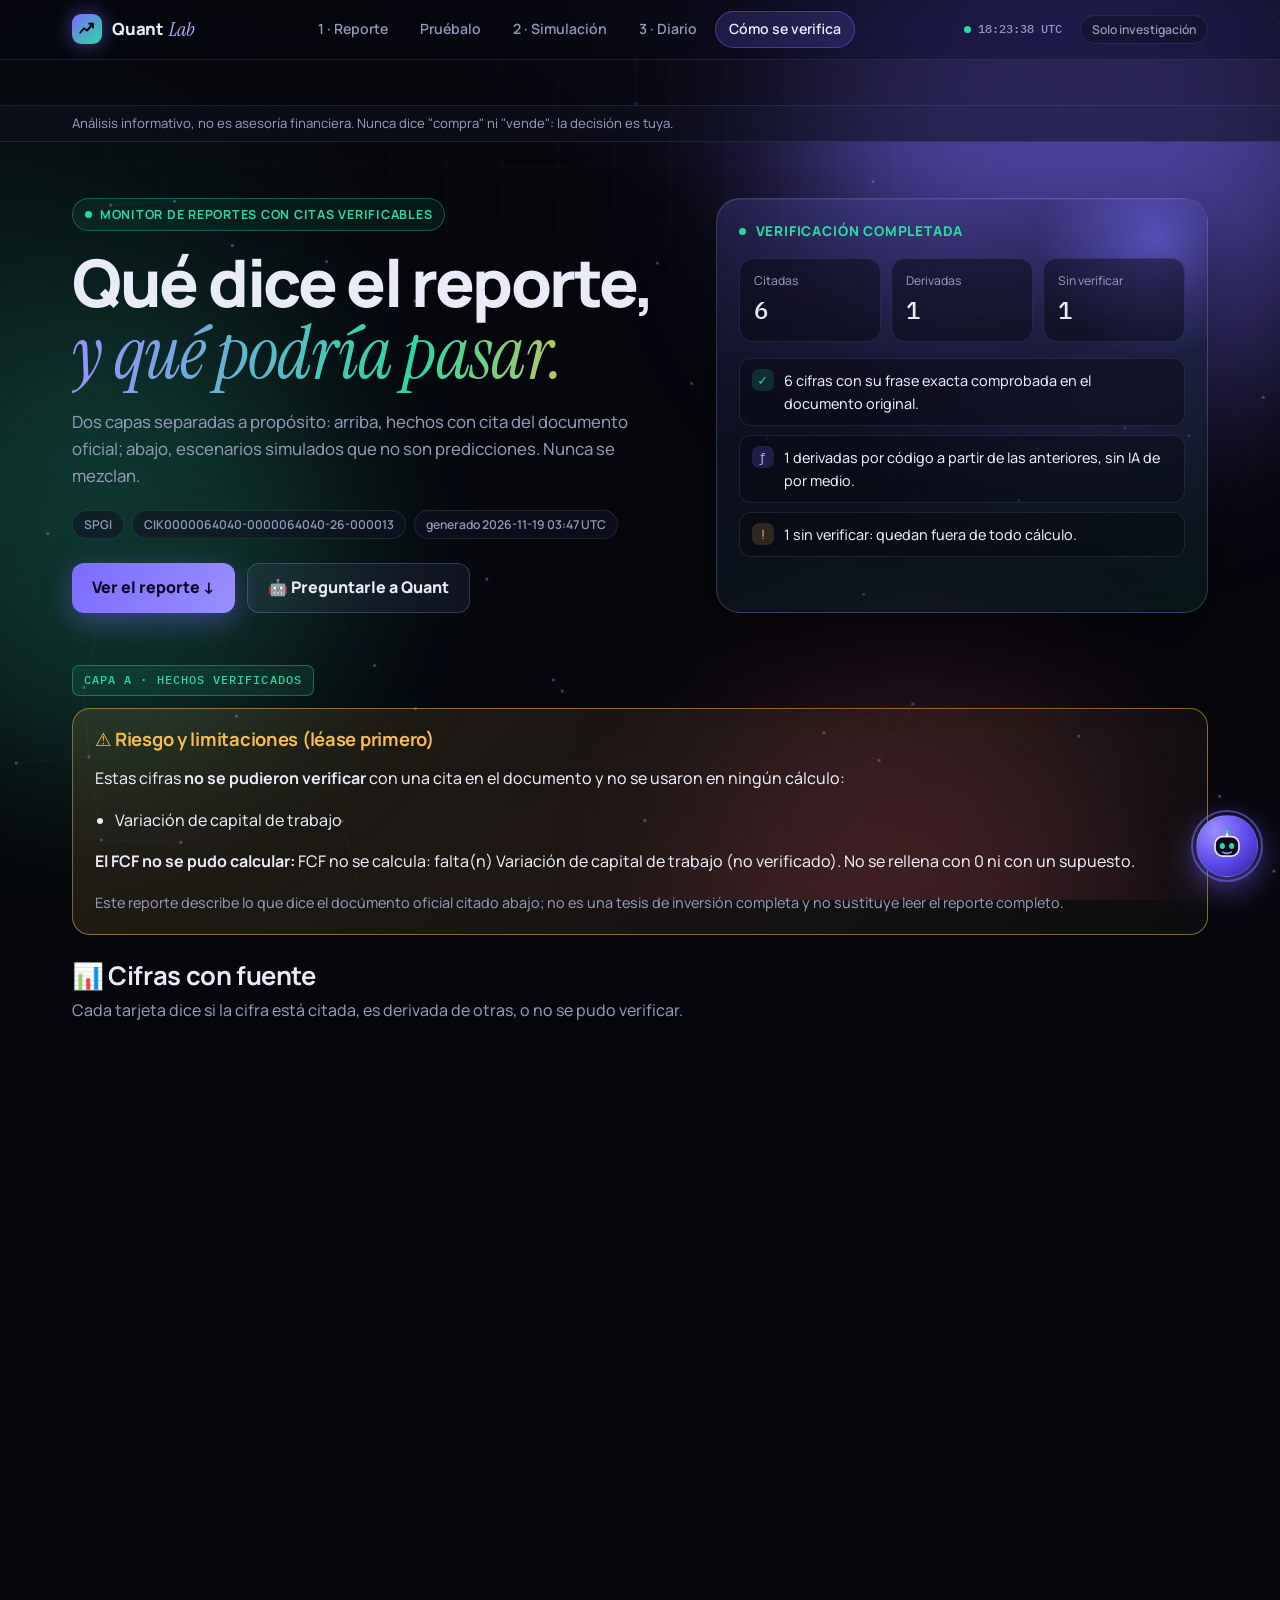
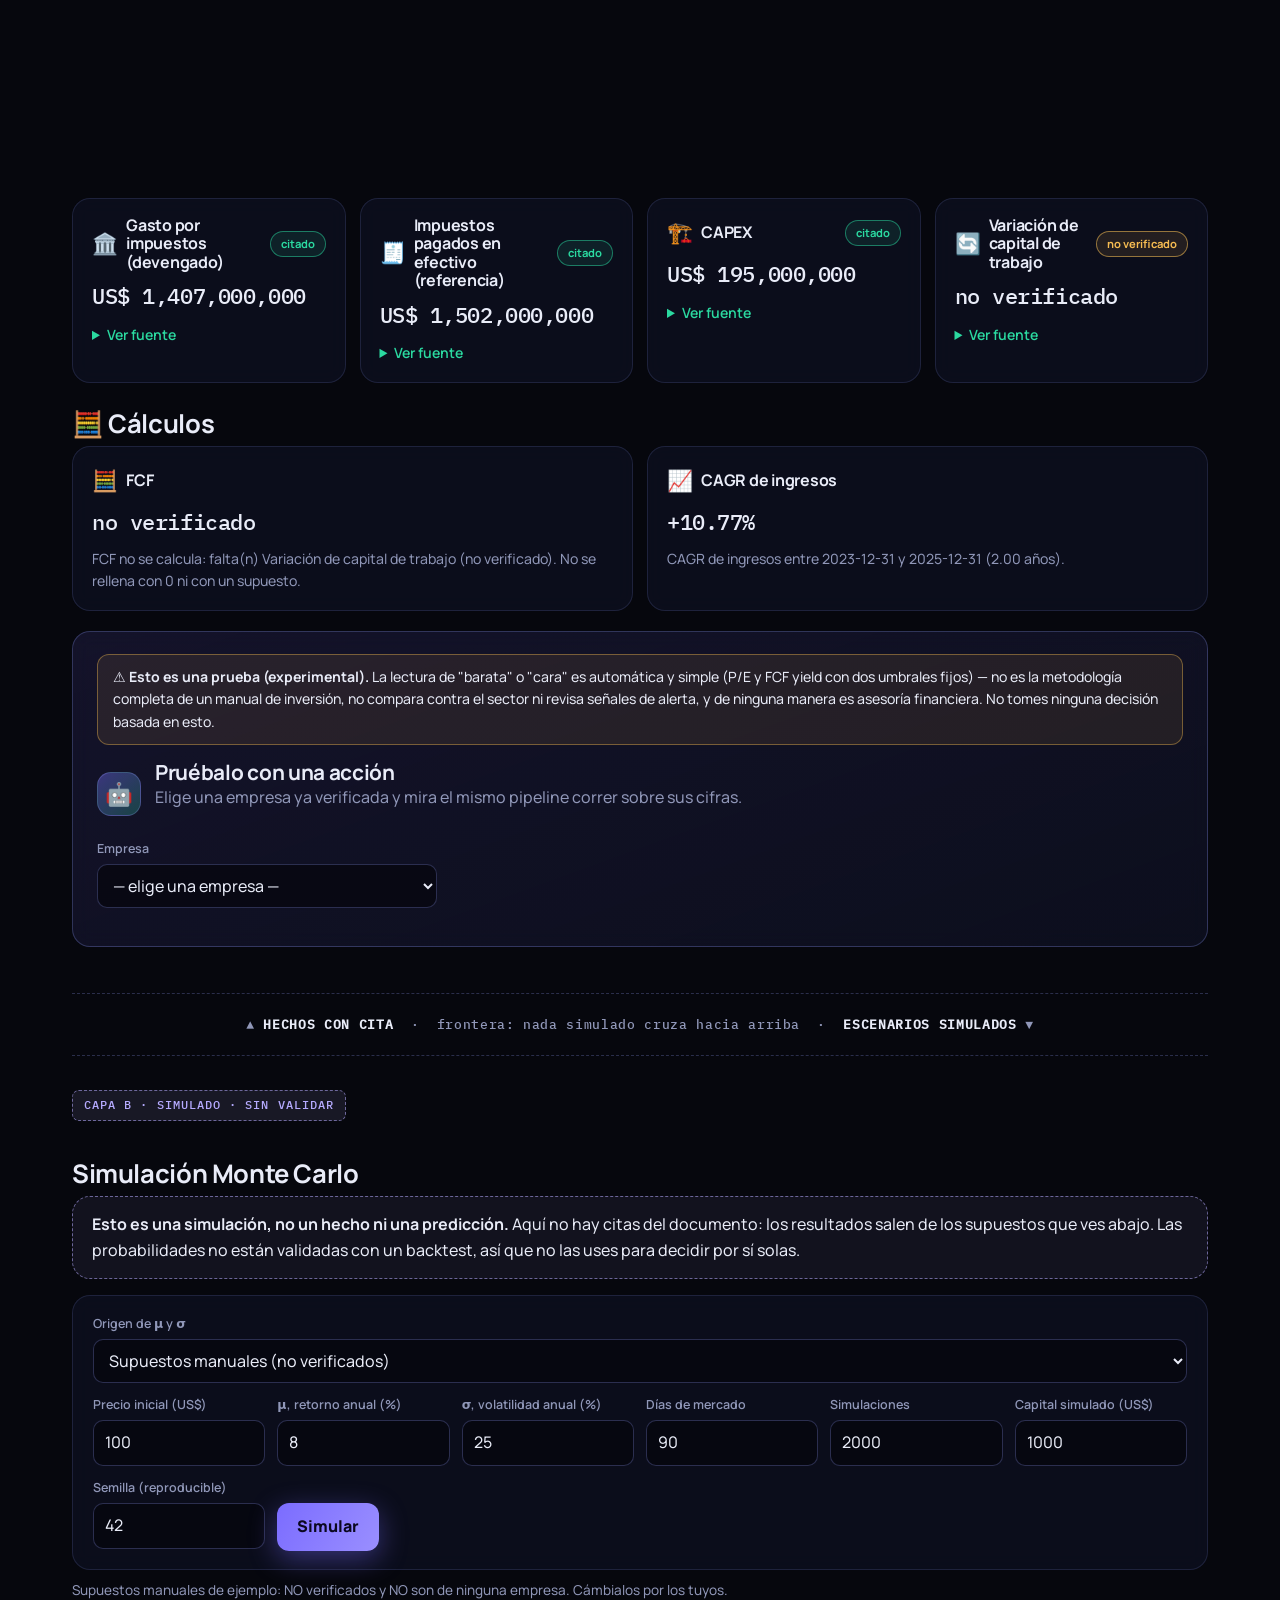
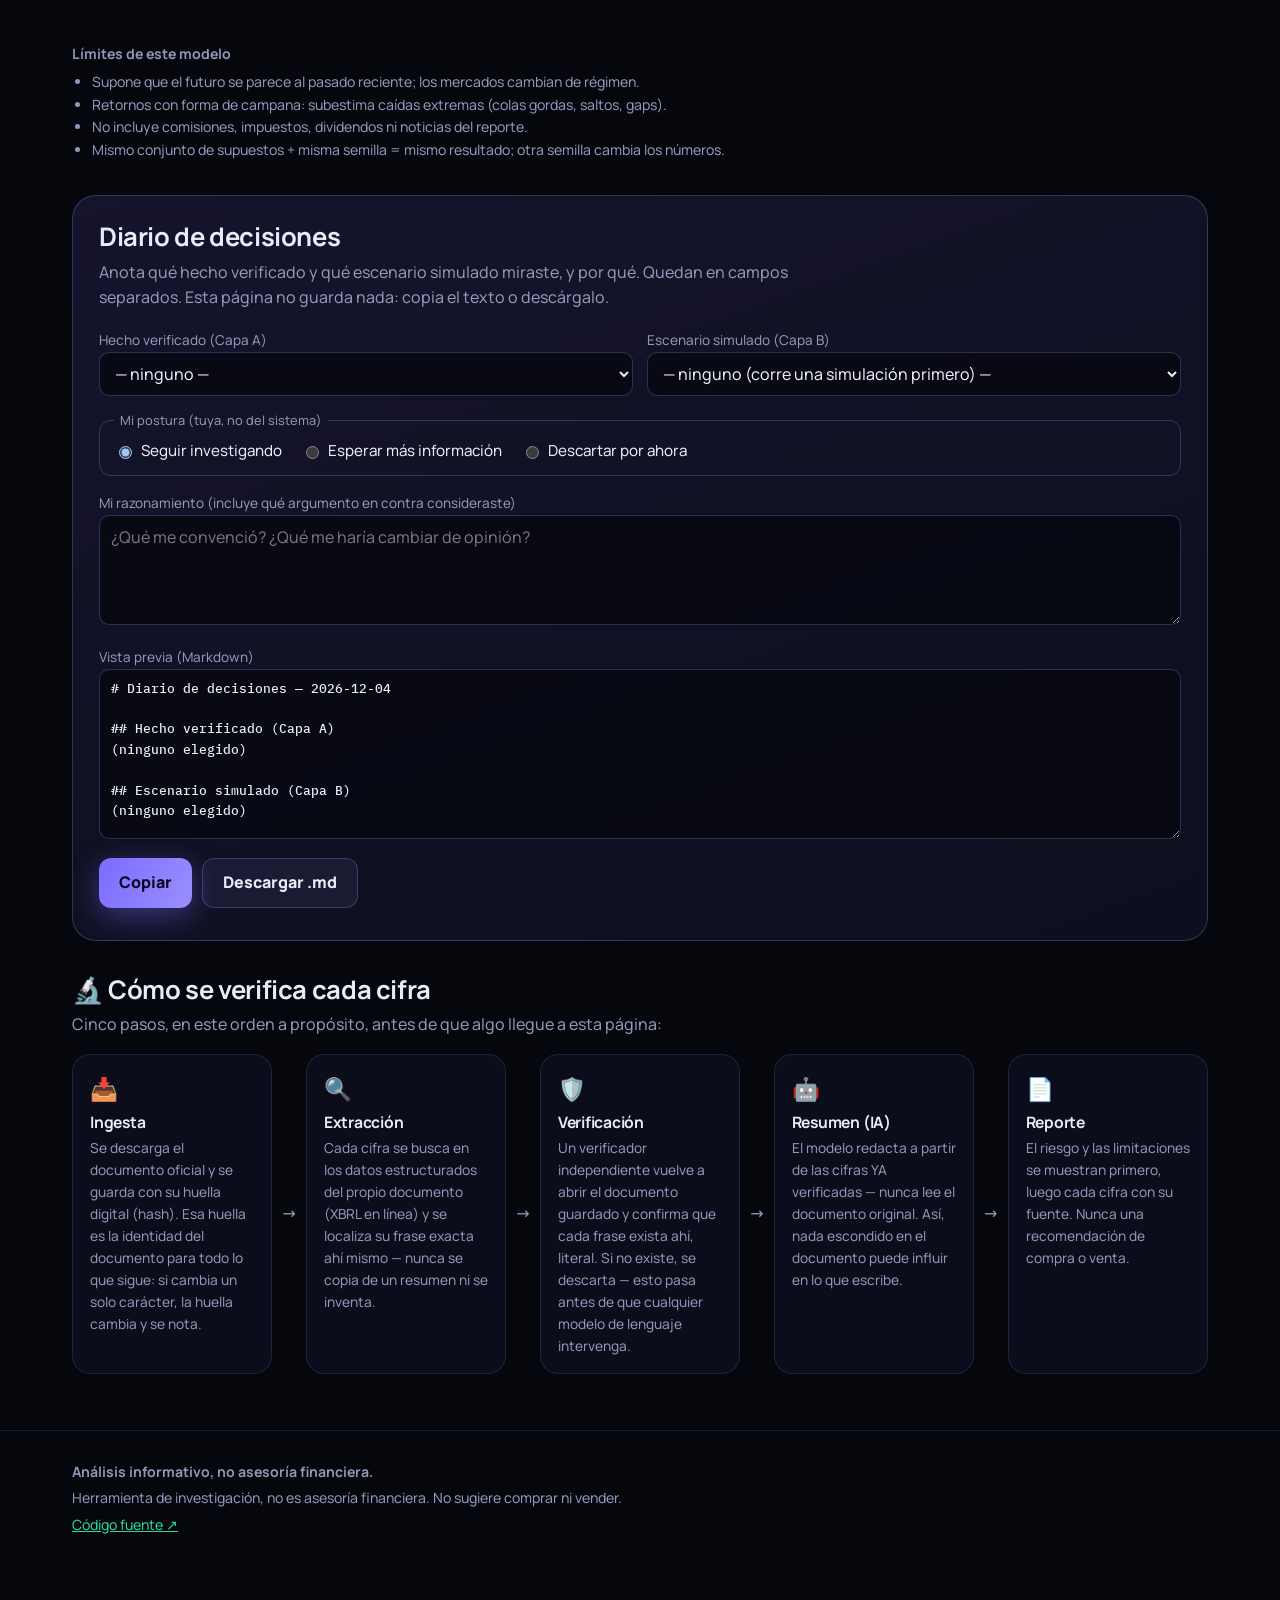
<file: index.html>
<!doctype html>
<html lang="es">
<head>
<meta charset="utf-8">
<meta name="viewport" content="width=device-width, initial-scale=1">
<meta http-equiv="Content-Security-Policy" content="default-src 'none'; style-src 'self' 'unsafe-inline'; script-src 'self' 'sha256-wiEa/fAsmT1VUIITZYKQeO1RBax1fWXsrTID9RpHP3s='; img-src 'self'; font-src data:; frame-src https://www.tradingview-widget.com; base-uri 'none'; form-action 'none'">
<meta name="referrer" content="no-referrer">
<meta name="theme-color" content="#06070d">
<title>SPGI — Reporte Quant Lab</title>
<style>/* Quant Lab — design v3.
   Look: TradePro (violet/mint glow on near-black) + Operativa (Manrope, italic Instrument Serif
   accents, glass panels, floating assistant). Fonts are embedded as data: URIs by
   report/html_report.py (placeholder below). No external resources of any kind.
   `.reveal` only hides content under `.js-ready` (see tests): if JS fails, everything stays visible. */
@font-face { font-family: "Manrope"; font-style: normal; font-weight: 200 800; font-display: swap; src: url([data-uri]) format("woff2"); }
@font-face { font-family: "Instrument Serif"; font-style: normal; font-weight: 400; font-display: swap; src: url([data-uri]) format("woff2"); }
@font-face { font-family: "Instrument Serif"; font-style: italic; font-weight: 400; font-display: swap; src: url([data-uri]) format("woff2"); }
@font-face { font-family: "IBM Plex Mono"; font-style: normal; font-weight: 500; font-display: swap; src: url([data-uri]) format("woff2"); }
:root {
  --void: #06070d;
  --bg: #06070d;
  --s1: rgba(16, 19, 38, .62);
  --s2: rgba(24, 28, 56, .72);
  --solid: #0d0f1e;
  --line: rgba(148, 160, 255, .14);
  --line-strong: rgba(148, 160, 255, .26);
  --text: #e9ecf8;
  --muted: #9097b8;
  --accent: #7b6cff;
  --accent-strong: #9a8fff;
  --mint: #2bd9a0;
  --vio: #b6abff;
  --amb: #f6bc52;
  --cor: #ff5c7a;
  --paper: #e9eef3;
  --ink: #12161c;
  --radius: 18px;
  --radius-sm: 10px;
  --font: "Manrope", ui-sans-serif, system-ui, -apple-system, "Segoe UI", sans-serif;
  --serif: "Instrument Serif", ui-serif, Georgia, serif;
  --mono: "IBM Plex Mono", ui-monospace, "SF Mono", Menlo, Consolas, monospace;
  --mx: 50%;
  --my: 0%;
}
* { box-sizing: border-box; }
html { scroll-behavior: smooth; scroll-padding-top: 90px; color-scheme: dark; }
body {
  margin: 0; color: var(--text); line-height: 1.6; font-family: var(--font); font-weight: 450;
  background:
    radial-gradient(1200px 620px at 85% -10%, rgba(123, 108, 255, .22), transparent 60%),
    radial-gradient(900px 520px at -10% 28%, rgba(43, 217, 160, .09), transparent 60%),
    radial-gradient(800px 480px at 60% 110%, rgba(255, 92, 122, .07), transparent 60%),
    var(--void);
  background-attachment: fixed;
  overflow-x: hidden;
}
a { color: var(--mint); }
h1, h2, h3, h4 { line-height: 1.15; margin: 0; font-weight: 700; letter-spacing: -.015em; }
.serif, em.serif { font-family: var(--serif); font-style: italic; font-weight: 400; letter-spacing: 0; }
.grad-text { background: linear-gradient(100deg, #9a8fff 0%, #2bd9a0 70%, #f6bc52 110%); -webkit-background-clip: text; background-clip: text; color: transparent; }
.mono { font-family: var(--mono); }

/* ---------- animated background ---------- */
.bg-fx { position: fixed; inset: 0; z-index: -1; pointer-events: none; overflow: hidden; }
.bg-grid {
  position: absolute; inset: -2px;
  background-image:
    linear-gradient(rgba(148, 160, 255, .055) 1px, transparent 1px),
    linear-gradient(90deg, rgba(148, 160, 255, .055) 1px, transparent 1px);
  background-size: 56px 56px;
  -webkit-mask-image: radial-gradient(ellipse 80% 60% at 50% 0%, #000 20%, transparent 75%);
  mask-image: radial-gradient(ellipse 80% 60% at 50% 0%, #000 20%, transparent 75%);
}
.orb { position: absolute; border-radius: 50%; filter: blur(90px); opacity: .55; will-change: transform; }
.orb-1 { width: 560px; height: 560px; left: 62%; top: -140px; background: #7b6cff; animation: drift1 26s ease-in-out infinite alternate; }
.orb-2 { width: 460px; height: 460px; left: -120px; top: 34%; background: #2bd9a0; opacity: .22; animation: drift2 32s ease-in-out infinite alternate; }
.orb-3 { width: 420px; height: 420px; left: 55%; top: 72%; background: #ff5c7a; opacity: .16; animation: drift3 38s ease-in-out infinite alternate; }
@keyframes drift1 { to { transform: translate3d(-120px, 140px, 0) scale(1.15); } }
@keyframes drift2 { to { transform: translate3d(180px, -90px, 0) scale(1.2); } }
@keyframes drift3 { to { transform: translate3d(-160px, -120px, 0) scale(1.1); } }
#bg-canvas { position: absolute; inset: 0; width: 100%; height: 100%; opacity: .55; }

#scroll-progress { position: fixed; top: 0; left: 0; height: 3px; width: 0%; z-index: 80; background: linear-gradient(90deg, var(--accent), var(--mint), var(--amb)); transition: width .1s linear; box-shadow: 0 0 14px rgba(123, 108, 255, .7); }

/* ---------- header / ticker ---------- */
.wrap { max-width: 1180px; margin: 0 auto; padding: 0 22px; }
.site-header { position: sticky; top: 0; z-index: 70; backdrop-filter: blur(16px) saturate(140%); -webkit-backdrop-filter: blur(16px) saturate(140%); background: rgba(6, 7, 13, .66); border-bottom: 1px solid var(--line); }
.site-header .wrap { display: flex; align-items: center; gap: 18px; padding-top: 11px; padding-bottom: 11px; flex-wrap: wrap; }
.brand { display: inline-flex; align-items: center; gap: 10px; font-weight: 800; letter-spacing: -.01em; font-size: 1.05rem; }
.brand-mark { width: 30px; height: 30px; border-radius: 9px; display: inline-grid; place-items: center; background: linear-gradient(140deg, #7b6cff, #2bd9a0); box-shadow: 0 0 20px rgba(123, 108, 255, .55); }
.brand-mark svg { width: 18px; height: 18px; }
.brand span.lab { font-family: var(--serif); font-style: italic; font-weight: 400; font-size: 1.25rem; color: var(--vio); margin-left: -4px; }
.nav { display: flex; gap: 4px; flex: 1; flex-wrap: wrap; justify-content: center; }
.nav a { color: var(--muted); text-decoration: none; padding: 7px 14px; border-radius: 999px; font-size: .88rem; font-weight: 600; transition: color .2s, background .2s; }
.nav a:hover, .nav a:focus-visible { color: var(--text); background: rgba(148, 160, 255, .1); }
.nav a.is-active { color: var(--text); background: rgba(123, 108, 255, .18); box-shadow: inset 0 0 0 1px rgba(123, 108, 255, .4); }
.clock { font-family: var(--mono); font-size: .78rem; color: var(--muted); display: inline-flex; align-items: center; gap: 7px; }
.dot-live { width: 7px; height: 7px; border-radius: 50%; background: var(--mint); box-shadow: 0 0 0 0 rgba(43, 217, 160, .6); animation: pulse 2s infinite; }
@keyframes pulse { 70% { box-shadow: 0 0 0 8px rgba(43, 217, 160, 0); } 100% { box-shadow: 0 0 0 0 rgba(43, 217, 160, 0); } }
.pill { font-size: .76rem; font-weight: 600; padding: 4px 11px; border-radius: 999px; border: 1px solid var(--line); color: var(--muted); background: rgba(16, 19, 38, .6); white-space: nowrap; }
.ticker { height: 46px; border-bottom: 1px solid var(--line); background: rgba(6, 7, 13, .5); }
.ticker iframe { width: 100%; height: 46px; border: 0; display: block; }
/* iframes keep the default color-scheme: if it differed from the child's, browsers paint an opaque white backdrop behind the transparent TradingView widgets */
iframe { color-scheme: normal; }
.strip { font-size: .82rem; color: var(--muted); border-bottom: 1px solid var(--line); background: rgba(13, 15, 30, .55); }
.strip .wrap { padding-top: 7px; padding-bottom: 7px; }

/* ---------- hero ---------- */
.hero { padding: 56px 22px 18px; display: grid; gap: 28px; grid-template-columns: minmax(0, 1.25fr) minmax(0, 1fr); align-items: stretch; }
.eyebrow { display: inline-flex; align-items: center; gap: 8px; font-size: .78rem; font-weight: 700; letter-spacing: .06em; text-transform: uppercase; color: var(--mint); padding: 6px 12px; border: 1px solid rgba(43, 217, 160, .35); border-radius: 999px; background: rgba(43, 217, 160, .08); }
.hero h1 { font-size: clamp(2.3rem, 5.6vw, 4.1rem); letter-spacing: -.035em; line-height: 1.02; margin-top: 18px; font-weight: 800; }
.hero h1 .serif { font-size: 1.12em; letter-spacing: -.01em; }
.hero p.lead { color: var(--muted); max-width: 56ch; margin: 18px 0 0; font-size: 1.05rem; }
.hero .chips { display: flex; gap: 8px; margin-top: 20px; flex-wrap: wrap; }
.hero-cta { display: flex; gap: 12px; margin-top: 24px; flex-wrap: wrap; }
.btn { display: inline-flex; align-items: center; gap: 8px; background: linear-gradient(120deg, #7b6cff, #9a8fff); color: #0b0820; border: 0; border-radius: 12px; padding: 11px 20px; font-weight: 800; cursor: pointer; text-decoration: none; box-shadow: 0 8px 28px rgba(123, 108, 255, .4); transition: transform .2s, box-shadow .2s; }
.btn:hover { transform: translateY(-2px); box-shadow: 0 12px 34px rgba(123, 108, 255, .55); }
.btn:disabled { opacity: .6; cursor: progress; transform: none; }
.btn-ghost { background: rgba(148, 160, 255, .08); color: var(--text); border: 1px solid var(--line-strong); box-shadow: none; }
.btn-ghost:hover { background: rgba(148, 160, 255, .16); box-shadow: none; }
.agent-card { position: relative; border-radius: 24px; padding: 22px; border: 1px solid var(--line-strong); overflow: hidden;
  background: linear-gradient(160deg, rgba(123, 108, 255, .18), rgba(16, 19, 38, .7) 45%, rgba(43, 217, 160, .08)); box-shadow: 0 30px 80px rgba(0, 0, 0, .45), inset 0 1px 0 rgba(255, 255, 255, .06); }
.agent-card::before { content: ""; position: absolute; width: 260px; height: 260px; right: -80px; top: -90px; border-radius: 50%; background: radial-gradient(circle, rgba(123, 108, 255, .55), transparent 65%); animation: breathe 7s ease-in-out infinite; }
@keyframes breathe { 50% { transform: scale(1.25); opacity: .7; } }
.agent-top { position: relative; display: flex; align-items: center; gap: 10px; font-weight: 800; color: var(--mint); letter-spacing: .06em; font-size: .85rem; }
.agent-metrics { position: relative; display: grid; grid-template-columns: repeat(3, 1fr); gap: 10px; margin-top: 16px; }
.agent-metric { border: 1px solid var(--line); border-radius: 14px; padding: 12px 14px; background: rgba(6, 7, 13, .45); }
.agent-metric small { color: var(--muted); font-size: .76rem; display: block; }
.agent-metric b { font-family: var(--mono); font-size: 1.5rem; font-weight: 500; letter-spacing: -.02em; }
.agent-feed { position: relative; list-style: none; padding: 0; margin: 16px 0 0; display: grid; gap: 9px; }
.agent-feed li { display: flex; gap: 10px; align-items: flex-start; font-size: .9rem; padding: 10px 12px; border-radius: 12px; border: 1px solid var(--line); background: rgba(6, 7, 13, .4); animation: slidein .6s both; }
.agent-feed li:nth-child(2) { animation-delay: .12s; } .agent-feed li:nth-child(3) { animation-delay: .24s; }
@keyframes slidein { from { opacity: 0; transform: translateX(14px); } }
.agent-feed .ico { flex: none; width: 22px; height: 22px; border-radius: 7px; display: grid; place-items: center; font-size: .8rem; }
.ico-ok { background: rgba(43, 217, 160, .16); color: var(--mint); } .ico-info { background: rgba(123, 108, 255, .2); color: var(--vio); } .ico-warn { background: rgba(246, 188, 82, .16); color: var(--amb); }

/* ---------- layers & sections ---------- */
.layer { margin: 34px 0; }
.layer-tag { display: inline-block; font-family: var(--mono); font-size: .74rem; letter-spacing: .09em; padding: 5px 11px; border-radius: 7px; margin-bottom: 12px; }
.layer-a .layer-tag { color: var(--mint); background: rgba(43, 217, 160, .1); border: 1px solid rgba(43, 217, 160, .38); }
.layer-b .layer-tag { color: var(--vio); background: rgba(182, 171, 255, .1); border: 1px dashed rgba(182, 171, 255, .55); }
.layer h2 { font-size: 1.6rem; margin: 26px 0 8px; }
.section-intro { color: var(--muted); margin: 0 0 16px; max-width: 70ch; }
.glass, .card, .stat-card, .try-it, .step, .mc-controls, .mc-figure, .chat-card { position: relative; background: var(--s1); border: 1px solid var(--line); border-radius: var(--radius); backdrop-filter: blur(10px); -webkit-backdrop-filter: blur(10px); }
/* spotlight that follows the pointer (set by JS via --mx / --my) */
.spot::after { content: ""; position: absolute; inset: 0; border-radius: inherit; pointer-events: none; opacity: 0; transition: opacity .3s; background: radial-gradient(420px circle at var(--mx) var(--my), rgba(154, 143, 255, .17), transparent 60%); }
.spot:hover::after { opacity: 1; }
.card, .stat-card, .kpi, .step { transition: transform .25s ease, border-color .25s ease, box-shadow .25s ease; }
.card:hover, .kpi:hover, .step:hover { transform: translateY(-4px); border-color: var(--line-strong); box-shadow: 0 18px 50px rgba(0, 0, 0, .4); }

.risk { border: 1px solid rgba(246, 188, 82, .5); background: linear-gradient(135deg, rgba(246, 188, 82, .12), rgba(246, 188, 82, .03)); border-radius: var(--radius); padding: 20px 22px; }
.risk h2 { margin-top: 0; color: var(--amb); font-size: 1.15rem; }
.risk ul { margin: 6px 0 10px; padding-left: 20px; }
.risk-note { color: var(--muted); font-size: .9rem; margin: 8px 0 0; }

/* KPI tiles (gradient-tinted, status strip at the bottom) */
.kpi-row { display: grid; gap: 14px; grid-template-columns: repeat(auto-fit, minmax(255px, 1fr)); margin-bottom: 14px; }
.kpi { position: relative; border-radius: var(--radius); border: 1px solid var(--line); overflow: hidden; background: rgba(13, 15, 30, .7); display: flex; flex-direction: column; }
.kpi::before { content: ""; position: absolute; inset: 0; background: linear-gradient(135deg, var(--tint, rgba(123, 108, 255, .22)) 0%, transparent 62%); pointer-events: none; }
.kpi-body { position: relative; padding: 16px 18px 14px; flex: 1; }
.kpi-label { margin: 0; color: var(--muted); font-size: .85rem; font-weight: 600; display: flex; align-items: center; gap: 8px; }
.kpi-value { margin: 10px 0 0; font-family: var(--mono); font-weight: 500; font-size: clamp(1.1rem, 1.75vw, 1.38rem); letter-spacing: -.03em; white-space: nowrap; }
.kpi-foot { position: relative; display: flex; align-items: center; justify-content: space-between; gap: 8px; padding: 10px 18px; background: rgba(6, 7, 13, .6); border-top: 1px solid var(--line); font-size: .74rem; letter-spacing: .06em; color: var(--muted); text-transform: uppercase; }
.t-vio { --tint: rgba(123, 108, 255, .3); } .t-mint { --tint: rgba(43, 217, 160, .24); } .t-amb { --tint: rgba(246, 188, 82, .22); } .t-cor { --tint: rgba(255, 92, 122, .22); }
.tag { font-size: .7rem; font-weight: 700; letter-spacing: .04em; padding: 3px 10px; border-radius: 999px; border: 1px solid; white-space: nowrap; text-transform: none; }
.tag-ok { color: var(--mint); border-color: rgba(43, 217, 160, .5); background: rgba(43, 217, 160, .08); }
.tag-info { color: var(--vio); border-color: rgba(182, 171, 255, .5); background: rgba(182, 171, 255, .08); }
.tag-warn { color: var(--amb); border-color: rgba(246, 188, 82, .55); background: rgba(246, 188, 82, .08); }

.grid, .calc-grid { display: grid; gap: 14px; grid-template-columns: repeat(auto-fit, minmax(250px, 1fr)); }
.card, .stat-card { padding: 17px 19px; }
.stat-card { display: flex; gap: 12px; align-items: center; }
.stat-row { display: grid; gap: 14px; grid-template-columns: repeat(auto-fit, minmax(230px, 1fr)); margin-bottom: 14px; }
.stat-icon, .card-icon { font-size: 1.3rem; }
.stat-label { margin: 0; color: var(--muted); font-size: .85rem; }
.stat-value, .card-value { margin: 2px 0 0; font-family: var(--mono); font-size: 1.35rem; font-weight: 500; letter-spacing: -.02em; }
.card-head { display: flex; align-items: center; gap: 8px; margin-bottom: 8px; }
.card-head h3 { font-size: 1rem; flex: 1; }
.card-note { color: var(--muted); font-size: .88rem; margin: 8px 0 0; }
.card-detail { margin-top: 10px; font-size: .88rem; color: var(--muted); }
.card-detail summary { cursor: pointer; color: var(--mint); font-weight: 600; }
blockquote { margin: 8px 0 0; padding: 9px 12px; border-left: 3px solid var(--mint); background: rgba(6, 7, 13, .55); border-radius: 0 8px 8px 0; color: var(--text); font-family: var(--mono); font-size: .78rem; overflow-wrap: anywhere; }
.badge { font-size: .7rem; font-weight: 700; padding: 3px 10px; border-radius: 999px; border: 1px solid; white-space: nowrap; }
.badge-ok { color: var(--mint); border-color: rgba(43, 217, 160, .5); background: rgba(43, 217, 160, .1); }
.badge-info { color: var(--vio); border-color: rgba(182, 171, 255, .5); background: rgba(182, 171, 255, .1); }
.badge-warn { color: var(--amb); border-color: rgba(246, 188, 82, .55); background: rgba(246, 188, 82, .1); }

.chart-card { margin-bottom: 14px; }
.chart-card h3 { font-size: 1rem; margin-bottom: 8px; }
.line-chart { width: 100%; height: auto; overflow: visible; }
.chart-line { stroke: var(--mint); stroke-width: 2.6; stroke-linecap: round; stroke-linejoin: round; filter: drop-shadow(0 0 7px rgba(43, 217, 160, .65)); stroke-dasharray: 1400; stroke-dashoffset: 0; }
.js-ready .chart-card:not(.is-visible) .chart-line { stroke-dashoffset: 1400; }
.js-ready .chart-card.is-visible .chart-line { animation: draw 1.8s ease-out both; }
@keyframes draw { from { stroke-dashoffset: 1400; } to { stroke-dashoffset: 0; } }
.chart-dot { fill: var(--mint); }
.chart-fade-start { stop-color: var(--mint); stop-opacity: .35; }
.chart-fade-end { stop-color: var(--mint); stop-opacity: 0; }
.chart-value-label, .chart-year-label { fill: var(--muted); font-size: 11px; font-family: var(--mono); }

.frontier { position: relative; margin: 46px 0 14px; padding: 20px 0; text-align: center; color: var(--muted); font-family: var(--mono); font-size: .82rem; letter-spacing: .05em; border-top: 1px dashed var(--line-strong); border-bottom: 1px dashed var(--line-strong); overflow: hidden; }
.frontier::after { content: ""; position: absolute; top: 0; bottom: 0; width: 120px; left: -140px; background: linear-gradient(90deg, transparent, rgba(123, 108, 255, .3), transparent); animation: scan 5s linear infinite; }
@keyframes scan { to { left: 110%; } }
.frontier strong { color: var(--text); }

/* ---------- layer B: simulation ---------- */
.notice-b { border: 1px dashed rgba(182, 171, 255, .55); background: rgba(182, 171, 255, .07); border-radius: var(--radius); padding: 15px 19px; margin-bottom: 16px; }
.notice-b p { margin: 0; }
.mc-controls { display: grid; gap: 12px; grid-template-columns: repeat(auto-fit, minmax(150px, 1fr)); padding: 18px 20px; }
.field label, .try-it-label { display: block; font-size: .78rem; font-weight: 600; color: var(--muted); margin-bottom: 5px; }
.field.wide { grid-column: 1 / -1; }
input, select, textarea, button { font: inherit; }
input[type="number"], input[type="text"], select, textarea { width: 100%; background: rgba(6, 7, 13, .7); color: var(--text); border: 1px solid var(--line-strong); border-radius: 10px; padding: 9px 11px; transition: border-color .2s, box-shadow .2s; }
input:focus-visible, select:focus-visible, textarea:focus-visible, button:focus-visible, summary:focus-visible, a:focus-visible { outline: 2px solid var(--mint); outline-offset: 2px; }
input:hover, select:hover, textarea:hover { border-color: var(--accent-strong); }
.mc-meta { color: var(--muted); font-size: .85rem; margin: 10px 0 0; }
.mc-error { color: var(--cor); min-height: 1.2em; margin: 8px 0 0; font-size: .9rem; }
.mc-stats { display: grid; gap: 12px; grid-template-columns: repeat(auto-fit, minmax(200px, 1fr)); margin-top: 16px; }
.mc-stats-3 { grid-template-columns: repeat(auto-fit, minmax(180px, 1fr)); }
.mc-stat { background: var(--s1); border: 1px dashed rgba(182, 171, 255, .5); border-radius: var(--radius); padding: 15px 17px; animation: pop .5s both; }
@keyframes pop { from { opacity: 0; transform: scale(.94); } }
.mc-stat.mc-risk { border-color: rgba(255, 92, 122, .6); background: linear-gradient(135deg, rgba(255, 92, 122, .12), transparent); }
.mc-stat-label { margin: 0; color: var(--muted); font-size: .82rem; }
.mc-stat-value { margin: 5px 0 0; font-family: var(--mono); font-size: 1.5rem; font-weight: 500; }
.mc-risk .mc-stat-value { color: var(--cor); }
.mc-stat-note { margin: 2px 0 0; color: var(--muted); font-size: .78rem; }
.mc-figure { margin: 16px 0 0; padding: 15px; }
.mc-figure figcaption { color: var(--muted); font-size: .85rem; margin-bottom: 8px; }
.mc-chart { width: 100%; height: auto; }
.mc-band-outer { fill: rgba(123, 108, 255, .14); }
.mc-band-inner { fill: rgba(123, 108, 255, .24); }
.mc-path { fill: none; stroke: rgba(182, 171, 255, .33); stroke-width: 1; }
.mc-median { fill: none; stroke: var(--vio); stroke-width: 2.6; filter: drop-shadow(0 0 6px rgba(154, 143, 255, .8)); }
.mc-capital-line { stroke: var(--amb); stroke-width: 1.5; stroke-dasharray: 5 4; }
.mc-axis { fill: var(--muted); font-size: 11px; font-family: var(--mono); }
.mc-bar-gain { fill: rgba(154, 143, 255, .75); }
.mc-bar-loss { fill: rgba(255, 92, 122, .8); }
.limits { color: var(--muted); font-size: .88rem; margin-top: 16px; }
.limits ul { padding-left: 20px; margin: 6px 0 0; }

/* ---------- diary ---------- */
.diary { background: linear-gradient(160deg, rgba(123, 108, 255, .13), rgba(16, 19, 38, .7)); border: 1px solid var(--line-strong); border-radius: 24px; padding: 26px; margin-top: 8px; }
.diary h2 { margin-top: 0; }
.diary label, .diary .hint { color: var(--muted); font-size: .85rem; }
.diary .grid2 { display: grid; gap: 14px; grid-template-columns: repeat(auto-fit, minmax(260px, 1fr)); }
.diary fieldset { border: 1px solid var(--line-strong); border-radius: 12px; padding: 8px 14px; margin: 14px 0; }
.diary legend { font-size: .8rem; color: var(--muted); padding: 0 6px; }
.diary fieldset label { display: inline-flex; gap: 6px; align-items: center; margin-right: 16px; font-size: .95rem; color: var(--text); }
.diary textarea { min-height: 110px; resize: vertical; }
.diary .preview { font-family: var(--mono); font-size: .8rem; min-height: 170px; }
.diary .actions { display: flex; gap: 10px; flex-wrap: wrap; margin-top: 12px; }
.diary .hint { margin: 6px 0 0; }

/* ---------- pipeline ---------- */
.pipeline-track { display: flex; flex-wrap: wrap; gap: 10px; align-items: stretch; }
.step { flex: 1 1 170px; padding: 16px 17px; }
.step h3 { font-size: .98rem; margin: 6px 0; }
.step p { margin: 0; color: var(--muted); font-size: .86rem; }
.step-icon { font-size: 1.4rem; }
.step-arrow { align-self: center; color: var(--muted); }

/* ---------- try it / live markets ---------- */
.try-it { padding: 22px 24px; margin-top: 20px; background: linear-gradient(160deg, rgba(123, 108, 255, .12), rgba(16, 19, 38, .65)); border-color: var(--line-strong); }
.try-it-warning { background: rgba(246, 188, 82, .09); border: 1px solid rgba(246, 188, 82, .4); border-radius: 12px; padding: 11px 15px; font-size: .88rem; margin: 0 0 16px; }
.try-it-head { display: flex; gap: 14px; align-items: center; margin-bottom: 12px; }
.try-it h2 { margin: 0; font-size: 1.3rem; }
.bot-avatar { display: inline-grid; place-items: center; width: 44px; height: 44px; border-radius: 14px; font-size: 1.4rem; background: linear-gradient(140deg, rgba(123, 108, 255, .4), rgba(43, 217, 160, .25)); border: 1px solid var(--line-strong); }
.bot-avatar-sm { width: 26px; height: 26px; border-radius: 9px; font-size: .95rem; margin-right: 8px; }
.try-it-select { max-width: 340px; }
.try-it-result { margin-top: 16px; }
.try-it-result-head { display: flex; align-items: center; gap: 10px; flex-wrap: wrap; }
.try-it-price { font-family: var(--mono); font-size: .9rem; }
.try-it-figures { display: grid; gap: 4px; margin-top: 10px; }
.try-it-figure { display: flex; gap: 10px; align-items: center; border-bottom: 1px solid var(--line); padding: 7px 0; }
.try-it-figure-label { flex: 1; color: var(--muted); }
.try-it-figure-value { font-family: var(--mono); }
.thinking { color: var(--muted); animation: blink 1.1s ease-in-out infinite; }
@keyframes blink { 50% { opacity: .35; } }
.live-block { margin-top: 18px; }
.live-block-head { display: flex; align-items: center; gap: 10px; flex-wrap: wrap; margin-bottom: 10px; }
.live-block-head h3 { font-size: 1.05rem; }
.live-ext { font-size: .72rem; color: var(--amb); border: 1px solid rgba(246, 188, 82, .45); border-radius: 999px; padding: 2px 10px; }
.try-it-live { display: grid; gap: 14px; grid-template-columns: repeat(auto-fit, minmax(300px, 1fr)); margin-top: 12px; }
.live-card { padding: 14px; overflow: hidden; }
.live-card h4 { margin-bottom: 10px; font-size: .95rem; }
.live-frame { width: 100%; border: 0; border-radius: 12px; background: transparent; display: block; }
.live-frame-main { height: 440px; }
.live-frame-chart { height: 300px; }
.live-frame-news { height: 360px; }
.live-wide { grid-column: 1 / -1; }
.live-note { grid-column: 1 / -1; color: var(--muted); font-size: .82rem; margin: 0; }

/* inline chat card inside "try it" */
.chat-card { margin-top: 16px; padding: 16px; background: rgba(6, 7, 13, .5); }
.chat-head { display: flex; align-items: center; }
.chat-warn { color: var(--muted); font-size: .82rem; margin: 6px 0 10px; }
.chat-log { display: grid; gap: 8px; margin-bottom: 10px; }
.chat-bubble { padding: 10px 13px; border-radius: 14px; max-width: 92%; font-size: .92rem; animation: bubble .35s both; }
@keyframes bubble { from { opacity: 0; transform: translateY(8px) scale(.98); } }
.chat-bubble-user { background: linear-gradient(120deg, rgba(123, 108, 255, .55), rgba(123, 108, 255, .35)); justify-self: end; border-bottom-right-radius: 4px; }
.chat-bubble-bot { background: rgba(43, 217, 160, .08); border: 1px solid rgba(43, 217, 160, .28); border-bottom-left-radius: 4px; }
.chat-buttons, .chip-row { display: flex; gap: 8px; flex-wrap: wrap; }
.chat-question-btn, .chip { background: rgba(148, 160, 255, .08); color: var(--text); border: 1px solid var(--line-strong); border-radius: 999px; padding: 7px 14px; cursor: pointer; font-size: .85rem; font-weight: 600; transition: background .2s, transform .2s; }
.chat-question-btn:hover, .chip:hover { background: rgba(123, 108, 255, .28); transform: translateY(-1px); }
.chat-question-btn:disabled { opacity: .45; cursor: default; transform: none; }

/* ---------- floating assistant ("Quant", Operativa-style drawer) ---------- */
.bot-fab { position: fixed; right: 22px; bottom: 22px; z-index: 90; display: flex; align-items: center; gap: 12px; }
.bot-greet { background: rgba(13, 15, 30, .92); border: 1px solid var(--line-strong); border-radius: 16px 16px 4px 16px; padding: 10px 14px; font-size: .84rem; max-width: 220px; box-shadow: 0 14px 40px rgba(0, 0, 0, .5); animation: greet 6s ease-in-out 1.2s both; }
@keyframes greet { 0% { opacity: 0; transform: translateY(10px); } 8%, 82% { opacity: 1; transform: none; } 100% { opacity: 0; transform: translateY(6px); visibility: hidden; } }
.bot-btn { position: relative; width: 62px; height: 62px; border-radius: 50%; border: 1px solid var(--line-strong); cursor: pointer; display: grid; place-items: center; background: radial-gradient(circle at 30% 25%, #9a8fff, #5a49e8 55%, #2a1f8a); box-shadow: 0 10px 34px rgba(123, 108, 255, .6); transition: transform .25s; }
.bot-btn:hover { transform: scale(1.08) rotate(-4deg); }
.bot-btn::before { content: ""; position: absolute; inset: -6px; border-radius: 50%; border: 2px solid rgba(123, 108, 255, .55); animation: ring 2.6s ease-out infinite; }
@keyframes ring { from { transform: scale(.9); opacity: .9; } to { transform: scale(1.35); opacity: 0; } }
.bot-btn svg { width: 34px; height: 34px; }
.bot-eye { animation: eyes 4.5s infinite; transform-origin: center; transform-box: fill-box; }
@keyframes eyes { 0%, 92%, 100% { transform: scaleY(1); } 95% { transform: scaleY(.1); } }
.bot-drawer { position: fixed; top: 0; right: 0; bottom: 0; width: min(430px, 100vw); z-index: 100; display: flex; flex-direction: column; background: rgba(8, 9, 20, .94); backdrop-filter: blur(22px); -webkit-backdrop-filter: blur(22px); border-left: 1px solid var(--line-strong); box-shadow: -30px 0 90px rgba(0, 0, 0, .6); transform: translateX(104%); transition: transform .45s cubic-bezier(.2, .8, .2, 1); visibility: hidden; }
.bot-drawer.is-open { transform: none; visibility: visible; }
.bot-drawer-head { display: flex; align-items: center; gap: 12px; padding: 16px 18px; border-bottom: 1px solid var(--line); }
.bot-drawer-head .who { flex: 1; line-height: 1.25; }
.bot-drawer-head .who b { display: block; }
.bot-drawer-head .who small { color: var(--muted); font-size: .75rem; }
.icon-btn { width: 34px; height: 34px; border-radius: 10px; border: 1px solid var(--line); background: rgba(148, 160, 255, .07); color: var(--text); cursor: pointer; display: grid; place-items: center; font-size: 1rem; }
.icon-btn:hover { background: rgba(148, 160, 255, .18); }
.bot-scroll { flex: 1; overflow-y: auto; padding: 14px 18px; display: flex; flex-direction: column; gap: 10px; }
#bot-orb { align-self: center; width: 160px; height: 160px; flex: none; }
.bot-log { display: flex; flex-direction: column; gap: 9px; }
.bot-log .chat-bubble-user { align-self: flex-end; }
.bot-log .chat-bubble-bot { align-self: flex-start; }
.dots span { display: inline-block; width: 6px; height: 6px; margin: 0 2px; border-radius: 50%; background: var(--mint); animation: dots 1s infinite; }
.dots span:nth-child(2) { animation-delay: .15s; } .dots span:nth-child(3) { animation-delay: .3s; }
@keyframes dots { 0%, 80%, 100% { transform: translateY(0); opacity: .4; } 40% { transform: translateY(-5px); opacity: 1; } }
.bot-input-row { display: flex; gap: 8px; padding: 12px 16px 6px; border-top: 1px solid var(--line); }
.bot-input-row input { flex: 1; border-radius: 14px; }
.bot-send { width: 42px; border-radius: 12px; border: 0; cursor: pointer; background: linear-gradient(120deg, #7b6cff, #9a8fff); color: #0b0820; font-weight: 800; }
.bot-fine { padding: 0 18px 14px; font-size: .72rem; color: var(--muted); }
.bot-scrim { position: fixed; inset: 0; z-index: 95; background: rgba(2, 3, 10, .55); opacity: 0; visibility: hidden; transition: opacity .35s; }
.bot-scrim.is-open { opacity: 1; visibility: visible; }

footer { margin-top: 56px; border-top: 1px solid var(--line); padding: 26px 0 90px; color: var(--muted); font-size: .88rem; }
footer p { margin: 4px 0; }

.js-ready .reveal { opacity: 0; transform: translateY(18px); transition: opacity .6s ease, transform .6s cubic-bezier(.2, .8, .2, 1); }
.js-ready .reveal.is-visible { opacity: 1; transform: none; }

@media (max-width: 880px) {
  .hero { grid-template-columns: 1fr; padding-top: 36px; }
  .site-header .wrap { gap: 8px 12px; }
  .nav { order: 3; flex: 1 1 100%; justify-content: flex-start; flex-wrap: nowrap; overflow-x: auto; scrollbar-width: none; }
  .nav::-webkit-scrollbar { display: none; }
  .nav a { white-space: nowrap; }
  .clock { margin-left: auto; }
  .site-header .pill { display: none; }
  .agent-metrics { grid-template-columns: repeat(3, 1fr); }
  .bot-greet { display: none; }
}
@media (prefers-reduced-motion: reduce) {
  html { scroll-behavior: auto; }
  .js-ready .reveal { opacity: 1; transform: none; transition: none; }
  #scroll-progress { transition: none; }
  .orb, .agent-card::before, .frontier::after, .bot-btn::before, .dot-live, .bot-eye, .thinking, .agent-feed li, .chat-bubble, .mc-stat { animation: none !important; }
  .js-ready .chart-card:not(.is-visible) .chart-line { stroke-dashoffset: 0; }
  .js-ready .chart-card.is-visible .chart-line { animation: none; }
  .bot-drawer { transition: none; }
  #bg-canvas { display: none; }
}
</style>
</head>
<body>
  
  <div class="bg-fx" aria-hidden="true">
    <div class="bg-grid"></div>
    <i class="orb orb-1"></i><i class="orb orb-2"></i><i class="orb orb-3"></i>
    <canvas id="bg-canvas"></canvas>
  </div>
  <div id="scroll-progress"></div>
  
  <header class="site-header">
    <div class="wrap">
      <span class="brand">
        <span class="brand-mark" aria-hidden="true"><svg viewBox="0 0 24 24" fill="none" stroke="#06070d" stroke-width="2.6" stroke-linecap="round" stroke-linejoin="round"><path d="M3 17l5-6 4 3 8-9"/><path d="M15 5h5v5"/></svg></span>
        Quant <span class="lab">Lab</span>
      </span>
      <nav class="nav" aria-label="Secciones">
        <a href="#reporte">1 · Reporte</a>
        <a href="#prueba">Pruébalo</a>
        <a href="#simulacion">2 · Simulación</a>
        <a href="#diario">3 · Diario</a>
        <a href="#como-funciona">Cómo se verifica</a>
      </nav>
      <span class="clock"><span class="dot-live" aria-hidden="true"></span><span id="clock">--:--:-- UTC</span></span>
      <span class="pill">Solo investigación</span>
    </div>
  </header>
  <div class="ticker" id="ticker" aria-label="Cinta de precios (TradingView, externa y sin verificar)"></div>
  <div class="strip"><div class="wrap">Análisis informativo, no es asesoría financiera. Nunca dice "compra" ni "vende": la decisión es tuya.</div></div>
  
  <section class="hero wrap">
    <div>
      <span class="eyebrow"><span class="dot-live" aria-hidden="true"></span>Monitor de reportes con citas verificables</span>
      <h1>Qué dice el reporte, <em class="serif grad-text">y qué podría pasar.</em></h1>
      <p class="lead">Dos capas separadas a propósito: arriba, hechos con cita del documento oficial; abajo,
      escenarios simulados que no son predicciones. Nunca se mezclan.</p>
      <div class="chips">
        <span class="pill">SPGI</span>
        <span class="pill">CIK0000064040-0000064040-26-000013</span>
        <span class="pill">generado 2026-11-19 03:47 UTC</span>
      </div>
      <div class="hero-cta">
        <a class="btn" href="#reporte">Ver el reporte ↓</a>
        <button type="button" class="btn btn-ghost" data-open-bot>🤖 Preguntarle a Quant</button>
      </div>
    </div>
    <aside class="agent-card reveal" aria-label="Estado de la verificación">
      <div class="agent-top"><span class="dot-live" aria-hidden="true"></span>VERIFICACIÓN COMPLETADA</div>
      <div class="agent-metrics">
        <div class="agent-metric"><small>Citadas</small><b>6</b></div>
        <div class="agent-metric"><small>Derivadas</small><b>1</b></div>
        <div class="agent-metric"><small>Sin verificar</small><b>1</b></div>
      </div>
      <ul class="agent-feed">
        <li><span class="ico ico-ok">✓</span><span>6 cifras con su frase exacta comprobada en el documento original.</span></li>
        <li><span class="ico ico-info">ƒ</span><span>1 derivadas por código a partir de las anteriores, sin IA de por medio.</span></li>
        <li><span class="ico ico-warn">!</span><span>1 sin verificar: quedan fuera de todo cálculo.</span></li>
      </ul>
    </aside>
  </section>
  <main class="wrap">
    <section class="layer layer-a" id="reporte">
      <span class="layer-tag">CAPA A · HECHOS VERIFICADOS</span>
      
    <section class="risk reveal" aria-labelledby="risk-title">
      <h2 id="risk-title">⚠️ Riesgo y limitaciones (léase primero)</h2>
      <p>Estas cifras <strong>no se pudieron verificar</strong> con una cita en el documento y no se usaron en ningún cálculo:</p><ul><li>Variación de capital de trabajo</li></ul>
      <p class="risk-fcf"><strong>El FCF no se pudo calcular:</strong> FCF no se calcula: falta(n) Variación de capital de trabajo (no verificado). No se rellena con 0 ni con un supuesto.</p>
      <p class="risk-note">Este reporte describe lo que dice el documento oficial citado abajo;
      no es una tesis de inversión completa y no sustituye leer el reporte completo.</p>
    </section>
      <h2>📊 Cifras con fuente</h2>
      <p class="section-intro">Cada tarjeta dice si la cifra está citada, es derivada de otras, o no se pudo verificar.</p>
      <div class="kpi-row">
      <article class="kpi t-vio reveal spot">
        <div class="kpi-body">
          <p class="kpi-label"><span aria-hidden="true">💰</span>Ingresos</p>
          <p class="kpi-value" data-count="15336000000.0">US$ 15,336,000,000</p>
        </div>
        <div class="kpi-foot"><span>Estado de resultados</span><span class="tag tag-ok">citado</span></div>
      </article>
      <article class="kpi t-mint reveal spot">
        <div class="kpi-body">
          <p class="kpi-label"><span aria-hidden="true">⚡</span>EBITDA (derivado)</p>
          <p class="kpi-value" data-count="7657000000.0">US$ 7,657,000,000</p>
        </div>
        <div class="kpi-foot"><span>del mismo reporte</span><span class="tag tag-info">derivado</span></div>
      </article>
      <article class="kpi t-amb reveal spot">
        <div class="kpi-body">
          <p class="kpi-label"><span aria-hidden="true">🔎</span>Utilidad neta</p>
          <p class="kpi-value" data-count="4471000000.0">US$ 4,471,000,000</p>
        </div>
        <div class="kpi-foot"><span>Estado de resultados</span><span class="tag tag-ok">citado</span></div>
      </article>
      <article class="kpi t-cor reveal spot">
        <div class="kpi-body">
          <p class="kpi-label"><span aria-hidden="true">📈</span>CAGR de ingresos</p>
          <p class="kpi-value" data-count="10.770153950216987" data-suffix="%">+10.77%</p>
        </div>
        <div class="kpi-foot"><span>en código, no por IA</span><span class="tag tag-info">calculado</span></div>
      </article></div>
      <div class="card chart-card reveal spot"><h3>📈 Ingresos por año (mismo documento citado arriba)</h3>
      <svg viewBox="0 0 560 180" class="line-chart" role="img" aria-label="Ingresos por año">
        <defs>
          <linearGradient id="chartFade1" x1="0" y1="0" x2="0" y2="1">
            <stop offset="0%" class="chart-fade-start" />
            <stop offset="100%" class="chart-fade-end" />
          </linearGradient>
        </defs>
        <path d="M28.0,156.0 L28.0,156.0 L280.0,78.9 L532.0,28.0 L532.0,156.0 Z" fill="url(#chartFade1)" stroke="none" />
        <polyline points="28.0,156.0 280.0,78.9 532.0,28.0" class="chart-line" fill="none" />
        <circle cx="28.0" cy="156.0" r="4" class="chart-dot" /><circle cx="280.0" cy="78.9" r="4" class="chart-dot" /><circle cx="532.0" cy="28.0" r="4" class="chart-dot" />
        <text x="28.0" y="146.0" class="chart-value-label" text-anchor="middle">US$ 12.5B</text><text x="280.0" y="68.9" class="chart-value-label" text-anchor="middle">US$ 14.2B</text><text x="532.0" y="18.0" class="chart-value-label" text-anchor="middle">US$ 15.3B</text>
        <text x="28.0" y="174.0" class="chart-year-label" text-anchor="middle">2023</text><text x="280.0" y="174.0" class="chart-year-label" text-anchor="middle">2024</text><text x="532.0" y="174.0" class="chart-year-label" text-anchor="middle">2025</text>
      </svg></div>
      <div class="grid">
      <article class="card reveal spot" style="transition-delay:0ms" data-key="revenue" data-figure-label="Ingresos">
        <header class="card-head">
          <span class="card-icon" aria-hidden="true">💰</span>
          <h3>Ingresos</h3>
          <span class="badge badge-ok">citado</span>
        </header>
        <p class="card-value" data-count="15336000000.0">US$ 15,336,000,000</p>
        <details class="card-detail">
          <summary>Ver fuente</summary>
          <div>CIK0000064040-0000064040-26-000013 · Estado de resultados<blockquote>ts of Income                                            (in millions, except per share data)  Year Ended December 31,       2025    2024    2023    Revenue  $  15,336</blockquote></div>
        </details>
      </article>
      <article class="card reveal spot" style="transition-delay:60ms" data-key="operating_income" data-figure-label="Utilidad operativa">
        <header class="card-head">
          <span class="card-icon" aria-hidden="true">⚙️</span>
          <h3>Utilidad operativa</h3>
          <span class="badge badge-ok">citado</span>
        </header>
        <p class="card-value" data-count="6478000000.0">US$ 6,478,000,000</p>
        <details class="card-detail">
          <summary>Ver fuente</summary>
          <div>CIK0000064040-0000064040-26-000013 · Estado de resultados<blockquote>n dispositions, net   ( 273 )      ( 59 )      70       Equity in income on unconsolidated subsidiaries   ( 28 )      ( 43 )      ( 36 )      Operating profit  6,478</blockquote></div>
        </details>
      </article>
      <article class="card reveal spot" style="transition-delay:120ms" data-key="depreciation_amortization" data-figure-label="Depreciación y amortización">
        <header class="card-head">
          <span class="card-icon" aria-hidden="true">📉</span>
          <h3>Depreciación y amortización</h3>
          <span class="badge badge-ok">citado</span>
        </header>
        <p class="card-value" data-count="1179000000.0">US$ 1,179,000,000</p>
        <details class="card-detail">
          <summary>Ver fuente</summary>
          <div>CIK0000064040-0000064040-26-000013 · Estado de flujo de efectivo<blockquote>reportable segments  1,164       1,160       1,129       185       118       139       Corporate  15       13       14       10       6       4       Total  $  1,179</blockquote></div>
        </details>
      </article>
      <article class="card reveal spot" style="transition-delay:180ms" data-key="ebitda" data-figure-label="EBITDA (derivado)">
        <header class="card-head">
          <span class="card-icon" aria-hidden="true">⚡</span>
          <h3>EBITDA (derivado)</h3>
          <span class="badge badge-info">derivado</span>
        </header>
        <p class="card-value" data-count="7657000000.0">US$ 7,657,000,000</p>
        <details class="card-detail">
          <summary>Ver fuente</summary>
          <div>EBITDA = utilidad operativa + depreciación y amortización (SPEC.md 4.1).</div>
        </details>
      </article>
      <article class="card reveal spot" style="transition-delay:240ms" data-key="income_tax_expense" data-figure-label="Gasto por impuestos (devengado)">
        <header class="card-head">
          <span class="card-icon" aria-hidden="true">🏛️</span>
          <h3>Gasto por impuestos (devengado)</h3>
          <span class="badge badge-ok">citado</span>
        </header>
        <p class="card-value" data-count="1407000000.0">US$ 1,407,000,000</p>
        <details class="card-detail">
          <summary>Ver fuente</summary>
          <div>CIK0000064040-0000064040-26-000013 · Estado de resultados<blockquote>est expense, net  287       297       334                     Income before taxes on income  6,227       5,308       3,671       Provision for taxes on income  1,407</blockquote></div>
        </details>
      </article>
      <article class="card reveal spot" style="transition-delay:300ms" data-key="income_tax_paid" data-figure-label="Impuestos pagados en efectivo (referencia)">
        <header class="card-head">
          <span class="card-icon" aria-hidden="true">🧾</span>
          <h3>Impuestos pagados en efectivo (referencia)</h3>
          <span class="badge badge-ok">citado</span>
        </header>
        <p class="card-value" data-count="1502000000.0">US$ 1,502,000,000</p>
        <details class="card-detail">
          <summary>Ver fuente</summary>
          <div>CIK0000064040-0000064040-26-000013 · Notas al estado de flujo de efectivo<blockquote>ear  $  1,745       $  1,666       $  1,291       Cash paid during the year for:              Interest  $  390       $  391       $  369       Income taxes  $  1,502</blockquote></div>
        </details>
      </article>
      <article class="card reveal spot" style="transition-delay:360ms" data-key="capex" data-figure-label="CAPEX">
        <header class="card-head">
          <span class="card-icon" aria-hidden="true">🏗️</span>
          <h3>CAPEX</h3>
          <span class="badge badge-ok">citado</span>
        </header>
        <p class="card-value" data-count="195000000.0">US$ 195,000,000</p>
        <details class="card-detail">
          <summary>Ver fuente</summary>
          <div>CIK0000064040-0000064040-26-000013 · Estado de flujo de efectivo / nota de propiedad, planta y equipo<blockquote>1,129       185       118       139       Corporate  15       13       14       10       6       4       Total  $  1,179       $  1,173       $  1,143       $  195</blockquote></div>
        </details>
      </article>
      <article class="card reveal spot" style="transition-delay:360ms" data-key="working_capital_change" data-figure-label="Variación de capital de trabajo">
        <header class="card-head">
          <span class="card-icon" aria-hidden="true">🔄</span>
          <h3>Variación de capital de trabajo</h3>
          <span class="badge badge-warn">no verificado</span>
        </header>
        <p class="card-value">no verificado</p>
        <details class="card-detail">
          <summary>Ver fuente</summary>
          <div>Este filing no reporta una línea agregada de capital de trabajo (se probó: IncreaseDecreaseInOperatingCapital, IncreaseDecreaseInOperatingAssets, IncreaseDecreaseInOperatingLiabilities, IncreaseDecreaseInOtherOperatingCapitalNet). El MVP no suma líneas individuales a ciegas (SPEC.md 4.4, paso 3): queda como no verificado.</div>
        </details>
      </article>
      </div>
      <h2>🧮 Cálculos</h2>
      
    <section class="calc-grid" aria-label="Cálculos">
      <article class="card reveal spot">
        <header class="card-head"><span class="card-icon" aria-hidden="true">🧮</span><h3>FCF</h3></header>
        <p class="card-value">no verificado</p>
        <p class="card-note">FCF no se calcula: falta(n) Variación de capital de trabajo (no verificado). No se rellena con 0 ni con un supuesto.</p>
      </article>
      <article class="card reveal spot">
        <header class="card-head"><span class="card-icon" aria-hidden="true">📈</span><h3>CAGR de ingresos</h3></header>
        <p class="card-value" data-count="10.770153950216987" data-suffix="%">+10.77%</p>
        <p class="card-note">CAGR de ingresos entre 2023-12-31 y 2025-12-31 (2.00 años).</p>
      </article>
    </section>
      
      
    <section class="try-it reveal" id="prueba" aria-labelledby="try-it-title">
      <p class="try-it-warning">
        <strong>⚠️ Esto es una prueba (experimental).</strong> La lectura de "barata" o "cara" es
        automática y simple (P/E y FCF yield con dos umbrales fijos) — no es la metodología
        completa de un manual de inversión, no compara contra el sector ni revisa señales de
        alerta, y de ninguna manera es asesoría financiera. No tomes ninguna decisión basada en
        esto.
      </p>
      <div class="try-it-head">
        <span class="bot-avatar" aria-hidden="true">🤖</span>
        <div>
          <h2 id="try-it-title">Pruébalo con una acción</h2>
          <p class="section-intro">Elige una empresa ya verificada y mira el mismo pipeline correr sobre sus cifras.</p>
        </div>
      </div>
      <label class="try-it-label" for="company-select">Empresa</label>
      <select id="company-select" class="try-it-select">
        <option value="">— elige una empresa —</option>
      </select>
      <div id="try-it-result" class="try-it-result" aria-live="polite"></div>
    </section>
    <div id="companies-data" hidden data-json="{&quot;SPGI&quot;:{&quot;ticker&quot;:&quot;SPGI&quot;,&quot;tradingview_symbol&quot;:&quot;NYSE:SPGI&quot;,&quot;filing_doc_id&quot;:&quot;CIK0000064040-0000064040-26-000013&quot;,&quot;report_date&quot;:&quot;2025-12-31&quot;,&quot;figures&quot;:{&quot;revenue&quot;:{&quot;label&quot;:&quot;Ingresos (2025-12-31)&quot;,&quot;value&quot;:15336000000.0,&quot;derivado&quot;:false,&quot;no_verificado&quot;:false,&quot;nota&quot;:null,&quot;citation&quot;:{&quot;doc_id&quot;:&quot;CIK0000064040-0000064040-26-000013&quot;,&quot;seccion&quot;:&quot;Estado de resultados&quot;,&quot;frase_exacta&quot;:&quot;ts of Income                                            (in millions, except per share data)  Year Ended December 31,       2025    2024    2023    Revenue  $  15,336&quot;}},&quot;operating_income&quot;:{&quot;label&quot;:&quot;Utilidad operativa&quot;,&quot;value&quot;:6478000000.0,&quot;derivado&quot;:false,&quot;no_verificado&quot;:false,&quot;nota&quot;:null,&quot;citation&quot;:{&quot;doc_id&quot;:&quot;CIK0000064040-0000064040-26-000013&quot;,&quot;seccion&quot;:&quot;Estado de resultados&quot;,&quot;frase_exacta&quot;:&quot;n dispositions, net   ( 273 )      ( 59 )      70       Equity in income on unconsolidated subsidiaries   ( 28 )      ( 43 )      ( 36 )      Operating profit  6,478&quot;}},&quot;ebitda&quot;:{&quot;label&quot;:&quot;EBITDA (derivado)&quot;,&quot;value&quot;:7657000000.0,&quot;derivado&quot;:true,&quot;no_verificado&quot;:false,&quot;nota&quot;:&quot;EBITDA = utilidad operativa + depreciación y amortización (SPEC.md 4.1).&quot;,&quot;citation&quot;:null},&quot;net_income&quot;:{&quot;label&quot;:&quot;Utilidad neta&quot;,&quot;value&quot;:4471000000.0,&quot;derivado&quot;:false,&quot;no_verificado&quot;:false,&quot;nota&quot;:null,&quot;citation&quot;:{&quot;doc_id&quot;:&quot;CIK0000064040-0000064040-26-000013&quot;,&quot;seccion&quot;:&quot;Estado de resultados&quot;,&quot;frase_exacta&quot;:&quot;Less: net income attributable to noncontrolling interests   ( 349 )      ( 315 )      ( 267 )                    Net income attributable to S&amp;P Global Inc.  $  4,471&quot;}},&quot;capex&quot;:{&quot;label&quot;:&quot;CAPEX (compra de propiedad, planta y equipo)&quot;,&quot;value&quot;:195000000.0,&quot;derivado&quot;:false,&quot;no_verificado&quot;:false,&quot;nota&quot;:null,&quot;citation&quot;:{&quot;doc_id&quot;:&quot;CIK0000064040-0000064040-26-000013&quot;,&quot;seccion&quot;:&quot;Estado de flujo de efectivo / nota de propiedad, planta y equipo&quot;,&quot;frase_exacta&quot;:&quot;1,129       185       118       139       Corporate  15       13       14       10       6       4       Total  $  1,179       $  1,173       $  1,143       $  195&quot;}},&quot;working_capital_change&quot;:{&quot;label&quot;:&quot;Variación de capital de trabajo&quot;,&quot;value&quot;:null,&quot;derivado&quot;:false,&quot;no_verificado&quot;:true,&quot;nota&quot;:&quot;Este filing no reporta una línea agregada de capital de trabajo (se probó: IncreaseDecreaseInOperatingCapital, IncreaseDecreaseInOperatingAssets, IncreaseDecreaseInOperatingLiabilities, IncreaseDecreaseInOtherOperatingCapitalNet). El MVP no suma líneas individuales a ciegas (SPEC.md 4.4, paso 3): queda como no verificado.&quot;,&quot;citation&quot;:null}},&quot;revenue_series&quot;:[{&quot;period_end&quot;:&quot;2023-12-31&quot;,&quot;value&quot;:12497000000.0},{&quot;period_end&quot;:&quot;2024-12-31&quot;,&quot;value&quot;:14208000000.0},{&quot;period_end&quot;:&quot;2025-12-31&quot;,&quot;value&quot;:15336000000.0}],&quot;qa&quot;:[{&quot;pregunta&quot;:&quot;¿Cómo le fue en ingresos y crecimiento?&quot;,&quot;respuesta&quot;:&quot;Los ingresos del periodo más reciente fueron de US$ 15,336,000,000. El CAGR de ingresos entre 2023-12-31 y 2025-12-31 (2.00 años, los que trae citados este mismo reporte) fue de 10.77%.&quot;},{&quot;pregunta&quot;:&quot;¿Qué tan cara o barata se ve con los números simples?&quot;,&quot;respuesta&quot;:&quot;Con el precio de cierre del 2026-11-18 (US$ 446.38), el P/E sale en 30.5 y el FCF yield en no verificado. Con los dos umbrales fijos de esta prueba (P/E ≤ 20 o FCF yield ≥ 5% para \&quot;barata\&quot;; P/E ≥ 30 o FCF yield &lt; 2% para \&quot;cara\&quot;), queda marcada \&quot;cara\&quot;. Es una lectura mecánica y simple, no la metodología completa del manual de inversión.&quot;},{&quot;pregunta&quot;:&quot;¿Cuál es el principal riesgo o qué la invalidaría?&quot;,&quot;respuesta&quot;:&quot;La variación de capital de trabajo sale \&quot;no verificado\&quot; en este reporte (no publica una línea agregada), así que el flujo de caja libre tampoco se pudo calcular — es una limitación real de los datos disponibles, no un juicio sobre la empresa. El siguiente paso para completar esta tesis sería revisar el estado de flujo de efectivo completo del 10-K.&quot;}],&quot;fcf&quot;:{&quot;value&quot;:null,&quot;nota&quot;:&quot;FCF no se calcula: falta(n) Variación de capital de trabajo (no verificado). No se rellena con 0 ni con un supuesto.&quot;},&quot;cagr&quot;:{&quot;value&quot;:0.10770153950216987,&quot;nota&quot;:&quot;CAGR de ingresos entre 2023-12-31 y 2025-12-31 (2.00 años).&quot;},&quot;valuation&quot;:{&quot;price&quot;:446.38,&quot;price_as_of&quot;:&quot;2026-11-18&quot;,&quot;price_citation&quot;:{&quot;doc_id&quot;:&quot;YAHOO-CHART:SPGI&quot;,&quot;seccion&quot;:&quot;Cotización de cierre, 2026-11-18 (Yahoo Finance, fuente no oficial)&quot;,&quot;frase_exacta&quot;:&quot;\&quot;regularMarketPrice\&quot;:446.38&quot;},&quot;pe&quot;:30.46086736747931,&quot;fcf_yield&quot;:null,&quot;market_cap&quot;:136190538000.0,&quot;veredicto&quot;:&quot;cara&quot;,&quot;nota&quot;:&quot;Lectura automática simple (P/E y FCF yield con dos umbrales fijos): no es la metodología completa del manual de inversión (sin comparación sectorial, sin señales de alerta, sin considerar el crecimiento). Es una prueba — no te bases en esto para decidir.&quot;}},&quot;COST&quot;:{&quot;ticker&quot;:&quot;COST&quot;,&quot;tradingview_symbol&quot;:&quot;NASDAQ:COST&quot;,&quot;filing_doc_id&quot;:&quot;CIK0000909832-0000909832-26-000093&quot;,&quot;report_date&quot;:&quot;2026-08-30&quot;,&quot;figures&quot;:{&quot;revenue&quot;:{&quot;label&quot;:&quot;Ingresos (2026-08-30)&quot;,&quot;value&quot;:303154000000.0,&quot;derivado&quot;:false,&quot;no_verificado&quot;:false,&quot;nota&quot;:null,&quot;citation&quot;:{&quot;doc_id&quot;:&quot;CIK0000909832-0000909832-26-000093&quot;,&quot;seccion&quot;:&quot;Estado de resultados&quot;,&quot;frase_exacta&quot;:&quot;2024    REVENUE              Net sales  $  297,247       $  269,912       $  249,625       Membership fees  5,907       5,323       4,828       Total revenue  303,154&quot;}},&quot;operating_income&quot;:{&quot;label&quot;:&quot;Utilidad operativa&quot;,&quot;value&quot;:11685000000.0,&quot;derivado&quot;:false,&quot;no_verificado&quot;:false,&quot;nota&quot;:null,&quot;citation&quot;:{&quot;doc_id&quot;:&quot;CIK0000909832-0000909832-26-000093&quot;,&quot;seccion&quot;:&quot;Estado de resultados&quot;,&quot;frase_exacta&quot;:&quot;Merchandise costs  264,279       239,886       222,358       Selling, general and administrative  27,190       24,966       22,810       Operating income  11,685&quot;}},&quot;ebitda&quot;:{&quot;label&quot;:&quot;EBITDA (derivado)&quot;,&quot;value&quot;:14359000000.0,&quot;derivado&quot;:true,&quot;no_verificado&quot;:false,&quot;nota&quot;:&quot;EBITDA = utilidad operativa + depreciación y amortización (SPEC.md 4.1).&quot;,&quot;citation&quot;:null},&quot;net_income&quot;:{&quot;label&quot;:&quot;Utilidad neta&quot;,&quot;value&quot;:9226000000.0,&quot;derivado&quot;:false,&quot;no_verificado&quot;:false,&quot;nota&quot;:null,&quot;citation&quot;:{&quot;doc_id&quot;:&quot;CIK0000909832-0000909832-26-000093&quot;,&quot;seccion&quot;:&quot;Estado de resultados&quot;,&quot;frase_exacta&quot;:&quot;INCOME TAXES  12,251       10,818       9,740       Provision for income taxes  3,025       2,719       2,373                                   NET INCOME  $  9,226&quot;}},&quot;capex&quot;:{&quot;label&quot;:&quot;CAPEX (compra de propiedad, planta y equipo)&quot;,&quot;value&quot;:6435000000.0,&quot;derivado&quot;:false,&quot;no_verificado&quot;:false,&quot;nota&quot;:null,&quot;citation&quot;:{&quot;doc_id&quot;:&quot;CIK0000909832-0000909832-26-000093&quot;,&quot;seccion&quot;:&quot;Estado de flujo de efectivo / nota de propiedad, planta y equipo&quot;,&quot;frase_exacta&quot;:&quot;rovided by operating activities  15,817       13,335       11,339       CASH FLOWS FROM INVESTING ACTIVITIES              Additions to property and equipment  ( 6,435&quot;}},&quot;working_capital_change&quot;:{&quot;label&quot;:&quot;Variación de capital de trabajo&quot;,&quot;value&quot;:-718000000.0,&quot;derivado&quot;:false,&quot;no_verificado&quot;:false,&quot;nota&quot;:null,&quot;citation&quot;:{&quot;doc_id&quot;:&quot;CIK0000909832-0000909832-26-000093&quot;,&quot;seccion&quot;:&quot;Estado de flujo de efectivo&quot;,&quot;frase_exacta&quot;:&quot;rchandise inventories  ( 1,153 )      559       ( 2,068 )      Accounts payable  2,755       404       1,938       Other operating assets and liabilities, net  718&quot;}}},&quot;revenue_series&quot;:[{&quot;period_end&quot;:&quot;2024-09-01&quot;,&quot;value&quot;:254453000000.0},{&quot;period_end&quot;:&quot;2025-08-31&quot;,&quot;value&quot;:275235000000.0},{&quot;period_end&quot;:&quot;2026-08-30&quot;,&quot;value&quot;:303154000000.0}],&quot;qa&quot;:[{&quot;pregunta&quot;:&quot;¿Cómo le fue en ingresos y crecimiento?&quot;,&quot;respuesta&quot;:&quot;Los ingresos del periodo más reciente fueron de US$ 303,154,000,000. El CAGR de ingresos entre 2024-09-01 y 2026-08-30 (1.99 años, los que trae citados este mismo reporte) fue de 9.18%.&quot;},{&quot;pregunta&quot;:&quot;¿Qué tan cara o barata se ve con los números simples?&quot;,&quot;respuesta&quot;:&quot;Con el precio de cierre del 2026-11-18 (US$ 1096.62), el P/E sale en 52.8 y el FCF yield en 1.15%. Con los dos umbrales fijos de esta prueba (P/E ≤ 20 o FCF yield ≥ 5% para \&quot;barata\&quot;; P/E ≥ 30 o FCF yield &lt; 2% para \&quot;cara\&quot;), queda marcada \&quot;cara\&quot;. Es una lectura mecánica y simple, no la metodología completa del manual de inversión.&quot;},{&quot;pregunta&quot;:&quot;¿Cuál es el principal riesgo o qué la invalidaría?&quot;,&quot;respuesta&quot;:&quot;El CAPEX (US$ 6,435,000,000) es grande frente al FCF (US$ 5,617,000,000) — una empresa que está invirtiendo mucho en expandirse. Vale la pena vigilar que ese ritmo de inversión no empiece a crecer más rápido que las ventas (una de las señales de alerta del manual de inversión: inversión que crece más rápido que las ventas).&quot;}],&quot;fcf&quot;:{&quot;value&quot;:5617000000.0,&quot;nota&quot;:&quot;FCF = EBITDA (derivado) − impuestos (devengado) − CAPEX − ΔWK.&quot;},&quot;cagr&quot;:{&quot;value&quot;:0.09183862498726847,&quot;nota&quot;:&quot;CAGR de ingresos entre 2024-09-01 y 2026-08-30 (1.99 años).&quot;},&quot;valuation&quot;:{&quot;price&quot;:1096.62,&quot;price_as_of&quot;:&quot;2026-11-18&quot;,&quot;price_citation&quot;:{&quot;doc_id&quot;:&quot;YAHOO-CHART:COST&quot;,&quot;seccion&quot;:&quot;Cotización de cierre, 2026-11-18 (Yahoo Finance, fuente no oficial)&quot;,&quot;frase_exacta&quot;:&quot;\&quot;regularMarketPrice\&quot;:1096.62&quot;},&quot;pe&quot;:52.82544295902883,&quot;fcf_yield&quot;:0.011525182899074685,&quot;market_cap&quot;:487367536739.99994,&quot;veredicto&quot;:&quot;cara&quot;,&quot;nota&quot;:&quot;Lectura automática simple (P/E y FCF yield con dos umbrales fijos): no es la metodología completa del manual de inversión (sin comparación sectorial, sin señales de alerta, sin considerar el crecimiento). Es una prueba — no te bases en esto para decidir.&quot;}},&quot;AAPL&quot;:{&quot;ticker&quot;:&quot;AAPL&quot;,&quot;tradingview_symbol&quot;:&quot;NASDAQ:AAPL&quot;,&quot;filing_doc_id&quot;:&quot;CIK0000320193-0000320193-26-000026&quot;,&quot;report_date&quot;:&quot;2026-09-26&quot;,&quot;figures&quot;:{&quot;revenue&quot;:{&quot;label&quot;:&quot;Ingresos (2026-09-26)&quot;,&quot;value&quot;:478834000000.0,&quot;derivado&quot;:false,&quot;no_verificado&quot;:false,&quot;nota&quot;:null,&quot;citation&quot;:{&quot;doc_id&quot;:&quot;CIK0000320193-0000320193-26-000026&quot;,&quot;seccion&quot;:&quot;Estado de resultados&quot;,&quot;frase_exacta&quot;:&quot;4    Net sales:               Products  $  355,533       $  307,003       $  294,866        Services  123,301       109,158       96,169       Total net sales  478,834&quot;}},&quot;operating_income&quot;:{&quot;label&quot;:&quot;Utilidad operativa&quot;,&quot;value&quot;:158063000000.0,&quot;derivado&quot;:false,&quot;no_verificado&quot;:false,&quot;nota&quot;:null,&quot;citation&quot;:{&quot;doc_id&quot;:&quot;CIK0000320193-0000320193-26-000026&quot;,&quot;seccion&quot;:&quot;Estado de resultados&quot;,&quot;frase_exacta&quot;:&quot;ral and administrative  29,774       27,601       26,097       Total operating expenses  75,539       62,151       57,467                     Operating income  158,063&quot;}},&quot;ebitda&quot;:{&quot;label&quot;:&quot;EBITDA (derivado)&quot;,&quot;value&quot;:171486000000.0,&quot;derivado&quot;:true,&quot;no_verificado&quot;:false,&quot;nota&quot;:&quot;EBITDA = utilidad operativa + depreciación y amortización (SPEC.md 4.1).&quot;,&quot;citation&quot;:null},&quot;net_income&quot;:{&quot;label&quot;:&quot;Utilidad neta&quot;,&quot;value&quot;:132175000000.0,&quot;derivado&quot;:false,&quot;no_verificado&quot;:false,&quot;nota&quot;:null,&quot;citation&quot;:{&quot;doc_id&quot;:&quot;CIK0000320193-0000320193-26-000026&quot;,&quot;seccion&quot;:&quot;Estado de resultados&quot;,&quot;frase_exacta&quot;:&quot;before provision for income taxes  159,237       132,729       123,485       Provision for income taxes  27,062       20,719       29,749       Net income  $  132,175&quot;}},&quot;capex&quot;:{&quot;label&quot;:&quot;CAPEX (compra de propiedad, planta y equipo)&quot;,&quot;value&quot;:9041000000.0,&quot;derivado&quot;:false,&quot;no_verificado&quot;:false,&quot;nota&quot;:null,&quot;citation&quot;:{&quot;doc_id&quot;:&quot;CIK0000320193-0000320193-26-000026&quot;,&quot;seccion&quot;:&quot;Estado de flujo de efectivo / nota de propiedad, planta y equipo&quot;,&quot;frase_exacta&quot;:&quot;51,211       Proceeds from sales of marketable securities  14,280       12,890       11,135       Payments for acquisition of property, plant and equipment  ( 9,041&quot;}},&quot;working_capital_change&quot;:{&quot;label&quot;:&quot;Variación de capital de trabajo&quot;,&quot;value&quot;:null,&quot;derivado&quot;:false,&quot;no_verificado&quot;:true,&quot;nota&quot;:&quot;Este filing no reporta una línea agregada de capital de trabajo (se probó: IncreaseDecreaseInOperatingCapital, IncreaseDecreaseInOperatingAssets, IncreaseDecreaseInOperatingLiabilities, IncreaseDecreaseInOtherOperatingCapitalNet). El MVP no suma líneas individuales a ciegas (SPEC.md 4.4, paso 3): queda como no verificado.&quot;,&quot;citation&quot;:null}},&quot;revenue_series&quot;:[{&quot;period_end&quot;:&quot;2024-09-28&quot;,&quot;value&quot;:391035000000.0},{&quot;period_end&quot;:&quot;2025-09-27&quot;,&quot;value&quot;:416161000000.0},{&quot;period_end&quot;:&quot;2026-09-26&quot;,&quot;value&quot;:478834000000.0}],&quot;qa&quot;:[{&quot;pregunta&quot;:&quot;¿Cómo le fue en ingresos y crecimiento?&quot;,&quot;respuesta&quot;:&quot;Los ingresos del periodo más reciente fueron de US$ 478,834,000,000. El CAGR de ingresos entre 2024-09-28 y 2026-09-26 (1.99 años, los que trae citados este mismo reporte) fue de 10.70%.&quot;},{&quot;pregunta&quot;:&quot;¿Qué tan cara o barata se ve con los números simples?&quot;,&quot;respuesta&quot;:&quot;Con el precio de cierre del 2026-11-18 (US$ 352.45), el P/E sale en 39.3 y el FCF yield en no verificado. Con los dos umbrales fijos de esta prueba (P/E ≤ 20 o FCF yield ≥ 5% para \&quot;barata\&quot;; P/E ≥ 30 o FCF yield &lt; 2% para \&quot;cara\&quot;), queda marcada \&quot;cara\&quot;. Es una lectura mecánica y simple, no la metodología completa del manual de inversión.&quot;},{&quot;pregunta&quot;:&quot;¿Cuál es el principal riesgo o qué la invalidaría?&quot;,&quot;respuesta&quot;:&quot;La variación de capital de trabajo sale \&quot;no verificado\&quot; en este reporte (no publica una línea agregada), así que el flujo de caja libre tampoco se pudo calcular — es una limitación real de los datos disponibles, no un juicio sobre la empresa. El siguiente paso para completar esta tesis sería revisar el estado de flujo de efectivo completo del 10-K.&quot;}],&quot;fcf&quot;:{&quot;value&quot;:null,&quot;nota&quot;:&quot;FCF no se calcula: falta(n) Variación de capital de trabajo (no verificado). No se rellena con 0 ni con un supuesto.&quot;},&quot;cagr&quot;:{&quot;value&quot;:0.10696966768323302,&quot;nota&quot;:&quot;CAGR de ingresos entre 2024-09-28 y 2026-09-26 (1.99 años).&quot;},&quot;valuation&quot;:{&quot;price&quot;:352.45,&quot;price_as_of&quot;:&quot;2026-11-18&quot;,&quot;price_citation&quot;:{&quot;doc_id&quot;:&quot;YAHOO-CHART:AAPL&quot;,&quot;seccion&quot;:&quot;Cotización de cierre, 2026-11-18 (Yahoo Finance, fuente no oficial)&quot;,&quot;frase_exacta&quot;:&quot;\&quot;regularMarketPrice\&quot;:352.45&quot;},&quot;pe&quot;:39.25229316966143,&quot;fcf_yield&quot;:null,&quot;market_cap&quot;:5188171849700.0,&quot;veredicto&quot;:&quot;cara&quot;,&quot;nota&quot;:&quot;Lectura automática simple (P/E y FCF yield con dos umbrales fijos): no es la metodología completa del manual de inversión (sin comparación sectorial, sin señales de alerta, sin considerar el crecimiento). Es una prueba — no te bases en esto para decidir.&quot;}},&quot;UBER&quot;:{&quot;ticker&quot;:&quot;UBER&quot;,&quot;tradingview_symbol&quot;:&quot;NYSE:UBER&quot;,&quot;filing_doc_id&quot;:&quot;CIK0001543151-0001543151-26-000015&quot;,&quot;report_date&quot;:&quot;2025-12-31&quot;,&quot;figures&quot;:{&quot;revenue&quot;:{&quot;label&quot;:&quot;Ingresos (2025-12-31)&quot;,&quot;value&quot;:52017000000.0,&quot;derivado&quot;:false,&quot;no_verificado&quot;:false,&quot;nota&quot;:null,&quot;citation&quot;:{&quot;doc_id&quot;:&quot;CIK0001543151-0001543151-26-000015&quot;,&quot;seccion&quot;:&quot;Estado de resultados&quot;,&quot;frase_exacta&quot;:&quot;amounts)                                                   Year Ended December 31,        2023    2024    2025    Revenue    $  37,281       $  43,978       $  52,017&quot;}},&quot;operating_income&quot;:{&quot;label&quot;:&quot;Utilidad operativa&quot;,&quot;value&quot;:5565000000.0,&quot;derivado&quot;:false,&quot;no_verificado&quot;:false,&quot;nota&quot;:null,&quot;citation&quot;:{&quot;doc_id&quot;:&quot;CIK0001543151-0001543151-26-000015&quot;,&quot;seccion&quot;:&quot;Estado de resultados&quot;,&quot;frase_exacta&quot;:&quot;rtization    823       711       719       Total costs and expenses    36,171       41,179       46,452       Income from operations    1,110       2,799       5,565&quot;}},&quot;ebitda&quot;:{&quot;label&quot;:&quot;EBITDA (derivado)&quot;,&quot;value&quot;:6284000000.0,&quot;derivado&quot;:true,&quot;no_verificado&quot;:false,&quot;nota&quot;:&quot;EBITDA = utilidad operativa + depreciación y amortización (SPEC.md 4.1).&quot;,&quot;citation&quot;:null},&quot;net_income&quot;:{&quot;label&quot;:&quot;Utilidad neta&quot;,&quot;value&quot;:10053000000.0,&quot;derivado&quot;:false,&quot;no_verificado&quot;:false,&quot;nota&quot;:null,&quot;citation&quot;:{&quot;doc_id&quot;:&quot;CIK0001543151-0001543151-26-000015&quot;,&quot;seccion&quot;:&quot;Estado de resultados&quot;,&quot;frase_exacta&quot;:&quot;non-controlling interests, net of tax    269       ( 11 )      40       Net income attributable to Uber Technologies, Inc.    $  1,887       $  9,856       $  10,053&quot;}},&quot;capex&quot;:{&quot;label&quot;:&quot;CAPEX (compra de propiedad, planta y equipo)&quot;,&quot;value&quot;:336000000.0,&quot;derivado&quot;:false,&quot;no_verificado&quot;:false,&quot;nota&quot;:null,&quot;citation&quot;:{&quot;doc_id&quot;:&quot;CIK0001543151-0001543151-26-000015&quot;,&quot;seccion&quot;:&quot;Estado de flujo de efectivo / nota de propiedad, planta y equipo&quot;,&quot;frase_exacta&quot;:&quot;s    3,585       7,137       10,099       Cash flows from investing activities                Purchases of property and equipment    ( 223 )      ( 242 )      ( 336&quot;}},&quot;working_capital_change&quot;:{&quot;label&quot;:&quot;Variación de capital de trabajo&quot;,&quot;value&quot;:null,&quot;derivado&quot;:false,&quot;no_verificado&quot;:true,&quot;nota&quot;:&quot;Este filing no reporta una línea agregada de capital de trabajo (se probó: IncreaseDecreaseInOperatingCapital, IncreaseDecreaseInOperatingAssets, IncreaseDecreaseInOperatingLiabilities, IncreaseDecreaseInOtherOperatingCapitalNet). El MVP no suma líneas individuales a ciegas (SPEC.md 4.4, paso 3): queda como no verificado.&quot;,&quot;citation&quot;:null}},&quot;revenue_series&quot;:[{&quot;period_end&quot;:&quot;2023-12-31&quot;,&quot;value&quot;:37281000000.0},{&quot;period_end&quot;:&quot;2024-12-31&quot;,&quot;value&quot;:43978000000.0},{&quot;period_end&quot;:&quot;2025-12-31&quot;,&quot;value&quot;:52017000000.0}],&quot;qa&quot;:[{&quot;pregunta&quot;:&quot;¿Cómo le fue en ingresos y crecimiento?&quot;,&quot;respuesta&quot;:&quot;Los ingresos del periodo más reciente fueron de US$ 52,017,000,000. El CAGR de ingresos entre 2023-12-31 y 2025-12-31 (2.00 años, los que trae citados este mismo reporte) fue de 18.11%.&quot;},{&quot;pregunta&quot;:&quot;¿Qué tan cara o barata se ve con los números simples?&quot;,&quot;respuesta&quot;:&quot;Con el precio de cierre del 2026-11-18 (US$ 68.76), el P/E sale en 14.5 y el FCF yield en no verificado. Con los dos umbrales fijos de esta prueba (P/E ≤ 20 o FCF yield ≥ 5% para \&quot;barata\&quot;; P/E ≥ 30 o FCF yield &lt; 2% para \&quot;cara\&quot;), queda marcada \&quot;barata\&quot;. Es una lectura mecánica y simple, no la metodología completa del manual de inversión.&quot;},{&quot;pregunta&quot;:&quot;¿Cuál es el principal riesgo o qué la invalidaría?&quot;,&quot;respuesta&quot;:&quot;Ojo con esta: la utilidad neta (US$ 10,053,000,000) es más alta que el EBITDA (US$ 6,284,000,000). Eso suele significar que hay una ganancia que no es del negocio normal (un ajuste contable, una venta de activos, algo que no se repite), no solo más ventas — la misma trampa de mirar un solo número de un solo vistazo. Vale la pena revisar la nota de \&quot;otros ingresos\&quot; del reporte antes de confiar en el P/E tal cual sale aquí.&quot;}],&quot;fcf&quot;:{&quot;value&quot;:null,&quot;nota&quot;:&quot;FCF no se calcula: falta(n) Variación de capital de trabajo (no verificado). No se rellena con 0 ni con un supuesto.&quot;},&quot;cagr&quot;:{&quot;value&quot;:0.181080234419132,&quot;nota&quot;:&quot;CAGR de ingresos entre 2023-12-31 y 2025-12-31 (2.00 años).&quot;},&quot;valuation&quot;:{&quot;price&quot;:68.76,&quot;price_as_of&quot;:&quot;2026-11-18&quot;,&quot;price_citation&quot;:{&quot;doc_id&quot;:&quot;YAHOO-CHART:UBER&quot;,&quot;seccion&quot;:&quot;Cotización de cierre, 2026-11-18 (Yahoo Finance, fuente no oficial)&quot;,&quot;frase_exacta&quot;:&quot;\&quot;regularMarketPrice\&quot;:68.76&quot;},&quot;pe&quot;:14.498141414503134,&quot;fcf_yield&quot;:null,&quot;market_cap&quot;:145749815640.0,&quot;veredicto&quot;:&quot;barata&quot;,&quot;nota&quot;:&quot;Lectura automática simple (P/E y FCF yield con dos umbrales fijos): no es la metodología completa del manual de inversión (sin comparación sectorial, sin señales de alerta, sin considerar el crecimiento). Es una prueba — no te bases en esto para decidir.&quot;}}}"></div>
    </section>
    
    <div class="frontier" role="separator">
      ▲ <strong>HECHOS CON CITA</strong> &nbsp;·&nbsp; frontera: nada simulado cruza hacia arriba &nbsp;·&nbsp; <strong>ESCENARIOS SIMULADOS</strong> ▼
    </div>
    
    <section class="layer layer-b" id="simulacion" aria-labelledby="mc-title">
      <span class="layer-tag">CAPA B · SIMULADO · SIN VALIDAR</span>
      <h2 id="mc-title">Simulación Monte Carlo</h2>
      <div class="notice-b">
        <p><strong>Esto es una simulación, no un hecho ni una predicción.</strong> Aquí no hay citas del documento:
        los resultados salen de los supuestos que ves abajo. Las probabilidades no están validadas con un
        backtest, así que no las uses para decidir por sí solas.</p>
      </div>
      <div class="mc-controls">
        <div class="field wide">
          <label for="mc-source">Origen de μ y σ</label>
          <select id="mc-source"><option value="">Supuestos manuales (no verificados)</option></select>
        </div>
        <div class="field"><label for="mc-s0">Precio inicial (US$)</label><input id="mc-s0" type="number" step="any" min="0" value="100"></div>
        <div class="field"><label for="mc-mu">μ, retorno anual (%)</label><input id="mc-mu" type="number" step="any" value="8"></div>
        <div class="field"><label for="mc-sigma">σ, volatilidad anual (%)</label><input id="mc-sigma" type="number" step="any" min="0" value="25"></div>
        <div class="field"><label for="mc-days">Días de mercado</label><input id="mc-days" type="number" step="1" min="1" max="756" value="90"></div>
        <div class="field"><label for="mc-paths">Simulaciones</label><input id="mc-paths" type="number" step="100" min="100" max="5000" value="2000"></div>
        <div class="field"><label for="mc-capital">Capital simulado (US$)</label><input id="mc-capital" type="number" step="any" min="0" value="1000"></div>
        <div class="field"><label for="mc-seed">Semilla (reproducible)</label><input id="mc-seed" type="number" step="1" value="42"></div>
        <div class="field"><label>&nbsp;</label><button type="button" id="mc-run" class="btn">Simular</button></div>
      </div>
      <p id="mc-meta" class="mc-meta"></p>
      <p id="mc-error" class="mc-error" role="alert"></p>
      <div id="mc-results" aria-live="polite"></div>
      <div class="limits">
        <strong>Límites de este modelo</strong>
        <ul>
          <li>Supone que el futuro se parece al pasado reciente; los mercados cambian de régimen.</li>
          <li>Retornos con forma de campana: subestima caídas extremas (colas gordas, saltos, gaps).</li>
          <li>No incluye comisiones, impuestos, dividendos ni noticias del reporte.</li>
          <li>Mismo conjunto de supuestos + misma semilla = mismo resultado; otra semilla cambia los números.</li>
        </ul>
      </div>
    </section>
    
    <section class="layer" id="diario" aria-labelledby="diary-title">
      <div class="diary">
        <h2 id="diary-title">Diario de decisiones</h2>
        <p class="section-intro">Anota qué hecho verificado y qué escenario simulado miraste, y por qué.
        Quedan en campos separados. Esta página no guarda nada: copia el texto o descárgalo.</p>
        <div class="grid2">
          <div><label for="diary-fact">Hecho verificado (Capa A)</label>
            <select id="diary-fact"><option value="">— ninguno —</option></select></div>
          <div><label for="diary-scenario">Escenario simulado (Capa B)</label>
            <select id="diary-scenario"><option value="">— ninguno (corre una simulación primero) —</option></select></div>
        </div>
        <fieldset>
          <legend>Mi postura (tuya, no del sistema)</legend>
          <label><input type="radio" name="diary-posture" value="Seguir investigando" checked> Seguir investigando</label>
          <label><input type="radio" name="diary-posture" value="Esperar más información"> Esperar más información</label>
          <label><input type="radio" name="diary-posture" value="Descartar por ahora"> Descartar por ahora</label>
        </fieldset>
        <label for="diary-note">Mi razonamiento (incluye qué argumento en contra consideraste)</label>
        <textarea id="diary-note" maxlength="1000" placeholder="¿Qué me convenció? ¿Qué me haría cambiar de opinión?"></textarea>
        <label for="diary-preview" style="display:block;margin-top:14px">Vista previa (Markdown)</label>
        <textarea id="diary-preview" class="preview" readonly></textarea>
        <div class="actions">
          <button type="button" id="diary-copy" class="btn">Copiar</button>
          <button type="button" id="diary-download" class="btn btn-ghost">Descargar .md</button>
        </div>
        <p id="diary-status" class="hint" role="status"></p>
      </div>
    </section>
    <section class="layer" aria-label="Cómo se verifica">
      
    <section class="pipeline" id="como-funciona" aria-labelledby="pipeline-title">
      <h2 id="pipeline-title">🔬 Cómo se verifica cada cifra</h2>
      <p class="section-intro">Cinco pasos, en este orden a propósito, antes de que algo llegue a esta
      página:</p>
      <div class="pipeline-track">
        <div class="step reveal spot" style="transition-delay:0ms">
          <div class="step-icon" aria-hidden="true">📥</div>
          <h3>Ingesta</h3>
          <p>Se descarga el documento oficial y se guarda con su huella digital (hash). Esa huella es la identidad del documento para todo lo que sigue: si cambia un solo carácter, la huella cambia y se nota.</p>
        </div>
        <span class="step-arrow" aria-hidden="true">→</span>
        <div class="step reveal spot" style="transition-delay:90ms">
          <div class="step-icon" aria-hidden="true">🔍</div>
          <h3>Extracción</h3>
          <p>Cada cifra se busca en los datos estructurados del propio documento (XBRL en línea) y se localiza su frase exacta ahí mismo — nunca se copia de un resumen ni se inventa.</p>
        </div>
        <span class="step-arrow" aria-hidden="true">→</span>
        <div class="step reveal spot" style="transition-delay:180ms">
          <div class="step-icon" aria-hidden="true">🛡️</div>
          <h3>Verificación</h3>
          <p>Un verificador independiente vuelve a abrir el documento guardado y confirma que cada frase exista ahí, literal. Si no existe, se descarta — esto pasa antes de que cualquier modelo de lenguaje intervenga.</p>
        </div>
        <span class="step-arrow" aria-hidden="true">→</span>
        <div class="step reveal spot" style="transition-delay:270ms">
          <div class="step-icon" aria-hidden="true">🤖</div>
          <h3>Resumen (IA)</h3>
          <p>El modelo redacta a partir de las cifras YA verificadas — nunca lee el documento original. Así, nada escondido en el documento puede influir en lo que escribe.</p>
        </div>
        <span class="step-arrow" aria-hidden="true">→</span>
        <div class="step reveal spot" style="transition-delay:360ms">
          <div class="step-icon" aria-hidden="true">📄</div>
          <h3>Reporte</h3>
          <p>El riesgo y las limitaciones se muestran primero, luego cada cifra con su fuente. Nunca una recomendación de compra o venta.</p>
        </div>
        
      </div>
    </section>
    </section>
  </main>
  <footer>
    <div class="wrap">
      <p><strong>Análisis informativo, no asesoría financiera.</strong></p>
      <p>Herramienta de investigación, no es asesoría financiera. No sugiere comprar ni vender.</p>
      <p class="footer-link">
        <a href="https://github.com/Hsoja/quant-lab" target="_blank" rel="noopener noreferrer">Código fuente ↗</a>
      </p>
    </div>
  </footer>
  
  <div class="bot-fab">
    <div class="bot-greet">¿Te ayudo a leer el reporte? Pregúntame lo que quieras.</div>
    <button type="button" class="bot-btn" id="bot-open" aria-label="Abrir el asistente Quant" aria-expanded="false" aria-controls="bot-drawer"><svg viewBox="0 0 40 40" aria-hidden="true" fill="none"><line x1="20" y1="3" x2="20" y2="9" stroke="#fff" stroke-width="2.4" stroke-linecap="round"/><circle cx="20" cy="3.2" r="2.2" fill="#2bd9a0"/><rect x="6" y="9" width="28" height="23" rx="9" fill="#0b0820" stroke="#fff" stroke-opacity=".85" stroke-width="2"/><ellipse class="bot-eye" cx="14.5" cy="20" rx="3" ry="3.6" fill="#2bd9a0"/><ellipse class="bot-eye" cx="25.5" cy="20" rx="3" ry="3.6" fill="#2bd9a0"/><path d="M15 27.2q5 3 10 0" stroke="#9a8fff" stroke-width="2" stroke-linecap="round"/></svg></button>
  </div>
  <div class="bot-scrim" id="bot-scrim"></div>
  <aside class="bot-drawer" id="bot-drawer" role="dialog" aria-label="Asistente Quant" aria-hidden="true">
    <div class="bot-drawer-head">
      <span class="bot-avatar" aria-hidden="true">🤖</span>
      <div class="who"><b>Quant</b><small><span class="dot-live" style="display:inline-block;margin-right:6px"></span>asistente del pipeline · respuestas preparadas</small></div>
      <button type="button" class="icon-btn" id="bot-reset" aria-label="Reiniciar conversación" title="Reiniciar">↺</button>
      <button type="button" class="icon-btn" id="bot-close" aria-label="Cerrar">✕</button>
    </div>
    <div class="bot-scroll" id="bot-scroll">
      <canvas id="bot-orb" width="320" height="320" aria-hidden="true"></canvas>
      <div class="bot-log" id="bot-log" aria-live="polite"></div>
      <div class="chip-row" id="bot-chips"></div>
    </div>
    <div class="bot-input-row">
      <input type="text" id="bot-input" maxlength="200" placeholder="Pregúntale a Quant…" aria-label="Tu pregunta" autocomplete="off">
      <button type="button" class="bot-send" id="bot-send" aria-label="Enviar">➤</button>
    </div>
    <p class="bot-fine">Respuestas ya preparadas con las cifras verificadas; no es un chat en vivo y no es asesoría financiera. No escribas datos personales.</p>
  </aside>
  <div id="bot-data" hidden data-kb="[{&quot;pregunta&quot;:&quot;¿Cuánto fueron los ingresos?&quot;,&quot;respuesta&quot;:&quot;En el reporte de ejemplo (SPGI, CIK0000064040-0000064040-26-000013) los ingresos son US$ 15,336,000,000. Está citado en «Estado de resultados» (CIK0000064040-0000064040-26-000013); abre «Ver fuente» en la tarjeta de Ingresos.&quot;,&quot;keywords&quot;:[&quot;ingresos&quot;,&quot;ventas&quot;,&quot;revenue&quot;,&quot;facturacion&quot;,&quot;cuanto&quot;]},{&quot;pregunta&quot;:&quot;¿Qué cifras no se pudieron verificar?&quot;,&quot;respuesta&quot;:&quot;En este reporte quedaron sin verificar: Variación de capital de trabajo. No se usaron en ningún cálculo.&quot;,&quot;keywords&quot;:[&quot;verificar&quot;,&quot;verificado&quot;,&quot;verificadas&quot;,&quot;faltan&quot;,&quot;falta&quot;,&quot;cifras&quot;,&quot;sin&quot;]},{&quot;pregunta&quot;:&quot;¿Cuál es el CAGR de ingresos?&quot;,&quot;respuesta&quot;:&quot;El CAGR de ingresos de este reporte es +10.77%. CAGR de ingresos entre 2023-12-31 y 2025-12-31 (2.00 años). Lo calcula el código con cifras ya citadas, no la IA.&quot;,&quot;keywords&quot;:[&quot;cagr&quot;,&quot;crecimiento&quot;,&quot;crecio&quot;,&quot;tasa&quot;,&quot;anual&quot;]},{&quot;pregunta&quot;:&quot;¿Por qué no hay flujo de caja libre (FCF)?&quot;,&quot;respuesta&quot;:&quot;El FCF no se pudo calcular: FCF no se calcula: falta(n) Variación de capital de trabajo (no verificado). No se rellena con 0 ni con un supuesto. Es una limitación de los datos disponibles, no un juicio sobre la empresa.&quot;,&quot;keywords&quot;:[&quot;fcf&quot;,&quot;flujo&quot;,&quot;caja&quot;,&quot;libre&quot;,&quot;free&quot;,&quot;cash&quot;]},{&quot;pregunta&quot;:&quot;¿Cómo se verifica cada cifra?&quot;,&quot;respuesta&quot;:&quot;El código extrae la cifra de los datos estructurados del documento oficial y guarda la frase exacta. Un verificador vuelve a abrir el documento descargado (con su huella hash) y comprueba que la frase exista literal. Si no existe, la cifra se descarta y se marca «no verificado». La IA nunca ve el documento crudo.&quot;,&quot;keywords&quot;:[&quot;verifica&quot;,&quot;verificar&quot;,&quot;verificacion&quot;,&quot;cita&quot;,&quot;citas&quot;,&quot;hash&quot;,&quot;huella&quot;,&quot;fuente&quot;,&quot;como&quot;,&quot;funciona&quot;,&quot;pipeline&quot;]},{&quot;pregunta&quot;:&quot;¿Qué significa «no verificado»?&quot;,&quot;respuesta&quot;:&quot;Que no se encontró una fuente que respalde la cifra. En ese caso el sistema lo dice en lugar de inventar, y esa cifra no entra en ningún cálculo.&quot;,&quot;keywords&quot;:[&quot;verificado&quot;,&quot;significa&quot;,&quot;inventar&quot;,&quot;fuente&quot;,&quot;falta&quot;]},{&quot;pregunta&quot;:&quot;¿Qué diferencia hay entre Capa A y Capa B?&quot;,&quot;respuesta&quot;:&quot;La Capa A son hechos con cita exacta del documento oficial. La Capa B son escenarios simulados con supuestos que tú ves y cambias: muestran probabilidades, no predicciones. Nunca se mezclan: nada simulado cruza hacia los hechos, y una cita nunca justifica un precio simulado.&quot;,&quot;keywords&quot;:[&quot;capa&quot;,&quot;diferencia&quot;,&quot;hechos&quot;,&quot;simulado&quot;,&quot;simulacion&quot;,&quot;escenarios&quot;,&quot;separadas&quot;,&quot;mezclan&quot;]},{&quot;pregunta&quot;:&quot;¿Qué es el Monte Carlo y qué no es?&quot;,&quot;respuesta&quot;:&quot;Simula miles de caminos posibles del precio con un modelo (movimiento browniano geométrico) usando μ y σ. Estima probabilidades y riesgo; no predice el futuro, supone que el pasado reciente se parece al futuro y subestima caídas extremas. Sus probabilidades no están validadas con un backtest.&quot;,&quot;keywords&quot;:[&quot;monte&quot;,&quot;carlo&quot;,&quot;simulacion&quot;,&quot;simular&quot;,&quot;probabilidad&quot;,&quot;probabilidades&quot;,&quot;var&quot;,&quot;percentil&quot;,&quot;gbm&quot;,&quot;riesgo&quot;,&quot;prediccion&quot;]},{&quot;pregunta&quot;:&quot;¿De dónde salen los gráficos en vivo?&quot;,&quot;respuesta&quot;:&quot;De widgets externos de TradingView, cargados en un marco aislado (sandbox). Este proyecto no los verifica: sirven solo como referencia visual y sus datos pueden ir con retraso.&quot;,&quot;keywords&quot;:[&quot;tradingview&quot;,&quot;grafico&quot;,&quot;graficos&quot;,&quot;grafica&quot;,&quot;vivo&quot;,&quot;noticias&quot;,&quot;widget&quot;,&quot;precio&quot;,&quot;precios&quot;]},{&quot;pregunta&quot;:&quot;¿Esto es asesoría financiera?&quot;,&quot;respuesta&quot;:&quot;No. Es una herramienta para investigar y justificar. Nunca dice «compra» ni «vende»: la decisión y el riesgo que aceptas son tuyos.&quot;,&quot;keywords&quot;:[&quot;asesoria&quot;,&quot;financiera&quot;,&quot;consejo&quot;,&quot;recomendacion&quot;,&quot;recomiendas&quot;,&quot;invertir&quot;,&quot;comprar&quot;,&quot;vender&quot;,&quot;debo&quot;]},{&quot;pregunta&quot;:&quot;¿Qué es el Diario de decisiones?&quot;,&quot;respuesta&quot;:&quot;Un formulario para anotar qué hecho verificado y qué escenario simulado miraste, tu postura y tu razonamiento, en campos separados. No guarda nada: copias el texto o descargas un .md.&quot;,&quot;keywords&quot;:[&quot;diario&quot;,&quot;decisiones&quot;,&quot;decision&quot;,&quot;notion&quot;,&quot;guardar&quot;,&quot;anotar&quot;]}]"></div>
  <script>(function () {
  "use strict";
  // Primera línea a propósito: recién ahora es seguro "pre-esconder" el
  // contenido para animarlo. Si el script nunca llega a correr (CSP, un
  // error, lo que sea), esta clase nunca se agrega y todo se queda visible
  // por el valor por defecto del CSS.
  document.documentElement.classList.add("js-ready");
  var prefersReduced = window.matchMedia("(prefers-reduced-motion: reduce)").matches;

  // --- TradingView: iframes aislados con sandbox. La configuración viaja en
  // el hash (#...), que el navegador NUNCA envía al servidor; el patrón es el
  // mismo que usa TradePro. Nunca se carga un <script> de TradingView.
  var TV_BASE = "https://www.tradingview-widget.com/embed-widget/";
  function tvFrame(widget, config, title, extraClass, locale) {
    var frame = document.createElement("iframe");
    frame.className = "live-frame" + (extraClass ? " " + extraClass : "");
    frame.src = TV_BASE + widget + "/?locale=" + (locale || "es") + "#" + encodeURIComponent(JSON.stringify(config));
    frame.loading = "lazy";
    frame.title = title;
    frame.setAttribute("sandbox", "allow-scripts allow-same-origin allow-popups allow-popups-to-escape-sandbox");
    frame.referrerPolicy = "strict-origin-when-cross-origin";
    return frame;
  }


  var progress = document.getElementById("scroll-progress");
  function updateProgress() {
    var doc = document.documentElement;
    var max = doc.scrollHeight - doc.clientHeight;
    var pct = max > 0 ? (doc.scrollTop / max) * 100 : 0;
    progress.style.width = pct + "%";
  }
  window.addEventListener("scroll", updateProgress, { passive: true });
  updateProgress();

  function animateCount(el) {
    var raw = el.getAttribute("data-count");
    if (raw === null) return;
    var target = parseFloat(raw);
    if (isNaN(target)) return;
    var suffix = el.getAttribute("data-suffix") || "";
    var isMoney = suffix === "";
    if (prefersReduced) return; // el texto final ya está en el DOM, no hace falta animar
    var start = null;
    var duration = 900;
    function step(ts) {
      if (start === null) start = ts;
      var progressRatio = Math.min((ts - start) / duration, 1);
      var current = target * progressRatio;
      if (isMoney) {
        el.textContent = "US$ " + Math.round(current).toLocaleString("en-US");
      } else {
        el.textContent = (current >= 0 ? "+" : "") + current.toFixed(2) + suffix;
      }
      if (progressRatio < 1) {
        window.requestAnimationFrame(step);
      } else if (isMoney) {
        el.textContent = "US$ " + Math.round(target).toLocaleString("en-US");
      }
    }
    window.requestAnimationFrame(step);
  }

  // --- "Pruébalo con una acción" (experimental): todo con datos ya
  // embebidos en la página (data-json), nunca una llamada de red desde el
  // navegador. Construido solo con createElement y textContent.
  (function () {
    var dataEl = document.getElementById("companies-data");
    var select = document.getElementById("company-select");
    var resultEl = document.getElementById("try-it-result");
    if (!dataEl || !select || !resultEl) return;

    var companies = {};
    try {
      companies = JSON.parse(dataEl.getAttribute("data-json") || "{}");
    } catch (e) {
      companies = {};
    }

    Object.keys(companies).sort().forEach(function (ticker) {
      var opt = document.createElement("option");
      opt.value = ticker;
      opt.textContent = ticker;
      select.appendChild(opt);
    });

    function clear(el) {
      while (el.firstChild) el.removeChild(el.firstChild);
    }

    function money(value) {
      if (value === null || value === undefined) return "no verificado";
      return "US$ " + Math.round(value).toLocaleString("en-US");
    }

    function pct(value) {
      if (value === null || value === undefined) return "no verificado";
      return (value * 100).toFixed(2) + "%";
    }

    function badge(text, kind) {
      var span = document.createElement("span");
      span.className = "badge badge-" + kind;
      span.textContent = text;
      return span;
    }

    function figureRow(figure) {
      var row = document.createElement("div");
      row.className = "try-it-figure";
      var label = document.createElement("span");
      label.className = "try-it-figure-label";
      label.textContent = figure.label;
      var value = document.createElement("span");
      value.className = "try-it-figure-value";
      value.textContent = money(figure.value);
      row.appendChild(label);
      row.appendChild(value);
      if (figure.no_verificado) row.appendChild(badge("no verificado", "warn"));
      else if (figure.derivado) row.appendChild(badge("derivado", "info"));
      else row.appendChild(badge("citado", "ok"));
      return row;
    }

    function badgeKindForVerdict(verdict) {
      if (verdict === "barata") return "ok";
      if (verdict === "cara") return "warn";
      if (verdict === "neutral") return "info";
      return "warn"; // "no verificado"
    }

    // Gráfica y noticias en vivo: iframes aislados de TradingView (ver tvFrame).
    // El símbolo se valida antes de armar la configuración, aunque hoy
    // siempre venga de nuestros propios datos.
    var SYMBOL_PATTERN = /^[A-Z]+:[A-Z.]{1,10}$/;

    function liveCard(titleText, frame, extraClass) {
      var card = document.createElement("div");
      card.className = "card live-card" + (extraClass ? " " + extraClass : "");
      var h = document.createElement("h4");
      h.textContent = titleText;
      card.appendChild(h);
      card.appendChild(frame);
      return card;
    }

    function liveSection(ticker, symbol) {
      var block = document.createElement("div");
      block.className = "live-block";

      var head = document.createElement("div");
      head.className = "live-block-head";
      var title = document.createElement("h3");
      title.textContent = "Mercado en vivo · " + symbol;
      head.appendChild(title);
      var ext = document.createElement("span");
      ext.className = "live-ext";
      ext.textContent = "externo · no verificado";
      head.appendChild(ext);
      block.appendChild(head);

      var wrap = document.createElement("div");
      wrap.className = "try-it-live";

      wrap.appendChild(liveCard(
        "Gráfica interactiva",
        tvFrame("advanced-chart", {
          autosize: true, symbol: symbol, interval: "D", timezone: "America/Toronto",
          theme: "dark", style: "1", locale: "es", allow_symbol_change: false,
          hide_side_toolbar: true, withdateranges: true, save_image: false,
          backgroundColor: "rgba(13, 15, 30, 0)", gridColor: "rgba(148, 160, 255, 0.06)",
          support_host: "https://www.tradingview-widget.com"
        }, "Gráfica interactiva de " + ticker, "live-frame-main"),
        "live-wide"
      ));
      wrap.appendChild(liveCard(
        "Rangos de precio",
        tvFrame("symbol-overview", {
          symbols: [[ticker, symbol + "|1D"]], chartOnly: false, width: "100%", height: "100%",
          locale: "es", colorTheme: "dark", autosize: true, showVolume: false, showMA: false,
          hideDateRanges: false, hideMarketStatus: false, hideSymbolLogo: false,
          scalePosition: "right", scaleMode: "Normal", fontSize: "10", noTimeScale: false,
          valuesTracking: "1", changeMode: "price-and-percent", chartType: "area",
          lineWidth: 2, lineType: 0, isTransparent: true,
          backgroundColor: "rgba(13, 15, 30, 0)",
          topColor: "rgba(123, 108, 255, 0.35)", bottomColor: "rgba(123, 108, 255, 0)", lineColor: "#9a8fff"
        }, "Rangos de precio de " + ticker, "live-frame-chart")
      ));
      wrap.appendChild(liveCard(
        "Noticias de mercado (en inglés)",
        // El feed de noticias de TradingView solo responde con locale=en (con es muestra un error).
        tvFrame("timeline", {
          width: "100%", height: "100%", colorTheme: "dark", isTransparent: true,
          feedMode: "symbol", symbol: symbol, displayMode: "regular"
        }, "Noticias en vivo de " + ticker, "live-frame-news", "en")
      ));

      var note = document.createElement("p");
      note.className = "live-note";
      note.textContent = "Widgets externos de TradingView, no verificados por este proyecto — úsalos solo como referencia visual; los precios pueden ir con retraso.";
      wrap.appendChild(note);
      block.appendChild(wrap);
      return block;
    }

    // Chat de preguntas ya preparadas (nunca un chat en vivo: SPEC.md 9.6).
    function askQuestion(chatLog, qa) {
      var userBubble = document.createElement("div");
      userBubble.className = "chat-bubble chat-bubble-user";
      userBubble.textContent = qa.pregunta;
      chatLog.appendChild(userBubble);

      var botBubble = document.createElement("div");
      botBubble.className = "chat-bubble chat-bubble-bot thinking";
      botBubble.textContent = "🤖 Pensando…";
      chatLog.appendChild(botBubble);
      if (botBubble.scrollIntoView) {
        botBubble.scrollIntoView({ behavior: prefersReduced ? "auto" : "smooth", block: "nearest" });
      }

      window.setTimeout(
        function () {
          botBubble.classList.remove("thinking");
          botBubble.textContent = qa.respuesta;
        },
        prefersReduced ? 0 : 750
      );
    }

    function chatSection(ticker, qaList) {
      var card = document.createElement("div");
      card.className = "chat-card";

      var head = document.createElement("div");
      head.className = "chat-head";
      var avatar = document.createElement("span");
      avatar.className = "bot-avatar bot-avatar-sm";
      avatar.setAttribute("aria-hidden", "true");
      avatar.textContent = "🤖";
      head.appendChild(avatar);
      var headTitle = document.createElement("strong");
      headTitle.textContent = "Pregúntale al pipeline sobre " + ticker;
      head.appendChild(headTitle);
      card.appendChild(head);

      var warn = document.createElement("p");
      warn.className = "chat-warn";
      warn.textContent =
        "Respuestas ya preparadas con las cifras de arriba — no es un chat en vivo, nunca dice " +
        '"compra" ni "vende".';
      card.appendChild(warn);

      var log = document.createElement("div");
      log.className = "chat-log";
      card.appendChild(log);

      var buttons = document.createElement("div");
      buttons.className = "chat-buttons";
      qaList.forEach(function (qa) {
        var btn = document.createElement("button");
        btn.type = "button";
        btn.className = "chat-question-btn";
        btn.textContent = qa.pregunta;
        btn.addEventListener("click", function () {
          askQuestion(log, qa);
          btn.disabled = true;
        });
        buttons.appendChild(btn);
      });
      card.appendChild(buttons);

      return card;
    }

    function renderResult(ticker) {
      var company = companies[ticker];
      clear(resultEl);
      if (!company) return;

      var thinking = document.createElement("p");
      thinking.className = "thinking";
      thinking.textContent = "🤖 Analizando " + ticker + "…";
      resultEl.appendChild(thinking);

      window.setTimeout(
        function () {
          clear(resultEl);
          var valuation = company.valuation;

          var head = document.createElement("div");
          head.className = "try-it-result-head";
          var title = document.createElement("h3");
          title.textContent = ticker + " — " + company.filing_doc_id;
          head.appendChild(title);
          head.appendChild(badge(valuation.veredicto, badgeKindForVerdict(valuation.veredicto)));
          resultEl.appendChild(head);

          var priceP = document.createElement("p");
          priceP.className = "try-it-price";
          if (valuation.price !== null) {
            priceP.textContent =
              "Precio (" + valuation.price_as_of + "): US$ " + valuation.price.toFixed(2) +
              " · P/E: " + (valuation.pe !== null ? valuation.pe.toFixed(1) : "no verificado") +
              " · FCF yield: " + pct(valuation.fcf_yield);
          } else {
            priceP.textContent = "Precio no disponible (no verificado).";
          }
          resultEl.appendChild(priceP);

          var notaP = document.createElement("p");
          notaP.className = "card-note";
          notaP.textContent = valuation.nota;
          resultEl.appendChild(notaP);

          var figuresWrap = document.createElement("div");
          figuresWrap.className = "try-it-figures";
          Object.keys(company.figures).forEach(function (key) {
            figuresWrap.appendChild(figureRow(company.figures[key]));
          });
          resultEl.appendChild(figuresWrap);

          if (company.tradingview_symbol && SYMBOL_PATTERN.test(company.tradingview_symbol)) {
            resultEl.appendChild(liveSection(ticker, company.tradingview_symbol));
          }
          if (company.qa && company.qa.length) {
            resultEl.appendChild(chatSection(ticker, company.qa));
          }
          document.dispatchEvent(new CustomEvent("company-chosen", { detail: { ticker: ticker, qa: company.qa || [] } }));
        },
        prefersReduced ? 0 : 650
      );
    }

    select.addEventListener("change", function () {
      if (select.value) renderResult(select.value);
      else clear(resultEl);
    });
  })();

  // --- Motor Monte Carlo (GBM) — Capa B, SIMULADO -------------------------
  // S[t+1] = S[t] * exp((mu - sigma^2/2) dt + sigma sqrt(dt) Z), dt = 1/252.
  // Misma fórmula que calc/montecarlo.py. PRNG con semilla (mulberry32): el
  // mismo conjunto de supuestos y semilla da siempre el mismo resultado.
  function mulberry32(seed) {
    var a = seed >>> 0;
    return function () {
      a = (a + 0x6D2B79F5) >>> 0;
      var t = a;
      t = Math.imul(t ^ (t >>> 15), t | 1);
      t ^= t + Math.imul(t ^ (t >>> 7), t | 61);
      return ((t ^ (t >>> 14)) >>> 0) / 4294967296;
    };
  }
  function gaussian(rng) {
    var u = 0;
    while (u === 0) u = rng();
    var v = rng();
    return Math.sqrt(-2 * Math.log(u)) * Math.cos(2 * Math.PI * v);
  }
  function percentile(sorted, p) {
    var idx = (sorted.length - 1) * p;
    var lo = Math.floor(idx);
    var hi = Math.ceil(idx);
    return sorted[lo] + (sorted[hi] - sorted[lo]) * (idx - lo);
  }
  function simulateGBM(p) {
    var dt = 1 / 252;
    var drift = (p.mu - (p.sigma * p.sigma) / 2) * dt;
    var vol = p.sigma * Math.sqrt(dt);
    var rng = mulberry32(p.seed);
    var nPoints = Math.min(p.days, 60);
    var stepIdx = [];
    for (var i = 0; i <= nPoints; i++) stepIdx.push(Math.round((i * p.days) / nPoints));
    var series = stepIdx.map(function () { return new Float64Array(p.paths); });
    var finals = new Float64Array(p.paths);
    for (var path = 0; path < p.paths; path++) {
      var logS = Math.log(p.s0);
      series[0][path] = p.s0;
      var k = 1;
      for (var d = 1; d <= p.days; d++) {
        logS += drift + vol * gaussian(rng);
        if (d === stepIdx[k]) {
          series[k][path] = Math.exp(logS);
          k++;
        }
      }
      finals[path] = Math.exp(logS);
    }
    return { params: p, stepIdx: stepIdx, series: series, finals: finals };
  }
  function summarize(sim) {
    var p = sim.params;
    var scale = p.capital / p.s0;
    var values = Array.prototype.slice.call(sim.finals).map(function (x) { return x * scale; });
    values.sort(function (a, b) { return a - b; });
    var n = values.length;
    function share(pred) {
      var c = 0;
      for (var i = 0; i < n; i++) if (pred(values[i])) c++;
      return c / n;
    }
    var p5 = percentile(values, 0.05);
    var bands = sim.series.map(function (col) {
      var s = Array.prototype.slice.call(col).map(function (x) { return x * scale; });
      s.sort(function (a, b) { return a - b; });
      return [0.05, 0.25, 0.5, 0.75, 0.95].map(function (q) { return percentile(s, q); });
    });
    var lo = percentile(values, 0.01);
    var hi = percentile(values, 0.99);
    var nBins = 30;
    var width = (hi - lo) / nBins || 1;
    var bins = [];
    for (var b = 0; b < nBins; b++) bins.push(0);
    values.forEach(function (v) {
      var idx = Math.floor((v - lo) / width);
      if (idx < 0) idx = 0;
      if (idx >= nBins) idx = nBins - 1;
      bins[idx]++;
    });
    var samplePaths = [];
    for (var s = 0; s < Math.min(25, p.paths); s++) {
      samplePaths.push(sim.series.map(function (col) { return col[s] * scale; }));
    }
    return {
      capital: p.capital,
      pUp: share(function (v) { return v > p.capital; }),
      pLoss10: share(function (v) { return v < p.capital * 0.9; }),
      pGain20: share(function (v) { return v > p.capital * 1.2; }),
      p5: p5,
      p50: percentile(values, 0.5),
      p95: percentile(values, 0.95),
      var95: Math.max(0, p.capital - p5),
      bands: bands,
      stepIdx: sim.stepIdx,
      samplePaths: samplePaths,
      hist: { lo: lo, width: width, bins: bins }
    };
  }

  // --- Panel de simulación (Capa B) y diario de decisiones ----------------
  // Todo con createElement/createElementNS y textContent; los supuestos se
  // validan y acotan antes de simular. Nada sale del navegador.
  (function () {
    var runBtn = document.getElementById("mc-run");
    if (!runBtn) return;
    var NS = "http://www.w3.org/2000/svg";
    var sourceSel = document.getElementById("mc-source");
    var fields = {
      s0: document.getElementById("mc-s0"),
      mu: document.getElementById("mc-mu"),
      sigma: document.getElementById("mc-sigma"),
      days: document.getElementById("mc-days"),
      paths: document.getElementById("mc-paths"),
      capital: document.getElementById("mc-capital"),
      seed: document.getElementById("mc-seed")
    };
    var errorEl = document.getElementById("mc-error");
    var metaEl = document.getElementById("mc-meta");
    var resultsEl = document.getElementById("mc-results");
    var lastSummary = null;

    var dataEl = document.getElementById("companies-data");
    var companies = {};
    try { companies = JSON.parse((dataEl && dataEl.getAttribute("data-json")) || "{}"); } catch (e) { companies = {}; }
    Object.keys(companies).sort().forEach(function (ticker) {
      var mc = companies[ticker].monte_carlo;
      if (!mc) return;
      var opt = document.createElement("option");
      opt.value = ticker;
      opt.textContent = ticker + " — μ y σ históricos";
      sourceSel.appendChild(opt);
    });

    function clear(el) { while (el.firstChild) el.removeChild(el.firstChild); }
    function el(tag, cls, text) {
      var n = document.createElement(tag);
      if (cls) n.className = cls;
      if (text !== undefined) n.textContent = text;
      return n;
    }
    function svgEl(tag, attrs, cls) {
      var n = document.createElementNS(NS, tag);
      Object.keys(attrs || {}).forEach(function (k) { n.setAttribute(k, String(attrs[k])); });
      if (cls) n.setAttribute("class", cls);
      return n;
    }
    function usd(v) { return "US$ " + Math.round(v).toLocaleString("en-US"); }
    function pctText(v) { return (v * 100).toFixed(0) + "%"; }

    function applySource() {
      var t = sourceSel.value;
      metaEl.textContent = "";
      if (t && companies[t] && companies[t].monte_carlo) {
        var mc = companies[t].monte_carlo;
        fields.s0.value = mc.s0.toFixed(2);
        fields.mu.value = (mc.mu * 100).toFixed(1);
        fields.sigma.value = (mc.sigma * 100).toFixed(1);
        metaEl.textContent =
          "μ y σ calculados de " + mc.n_obs + " retornos diarios hasta " + mc.as_of + " — " + mc.source +
          ". Huella de la respuesta: " + String(mc.source_hash).slice(0, 12) + "… (histórico: no garantiza nada hacia adelante).";
      } else {
        fields.s0.value = "100";
        fields.mu.value = "8";
        fields.sigma.value = "25";
        metaEl.textContent =
          "Supuestos manuales de ejemplo: NO verificados y NO son de ninguna empresa. Cámbialos por los tuyos.";
      }
    }
    sourceSel.addEventListener("change", applySource);
    applySource();

    function readParams() {
      function num(name) { return Number(fields[name].value); }
      var p = {
        s0: num("s0"), mu: num("mu") / 100, sigma: num("sigma") / 100,
        days: Math.round(num("days")), paths: Math.round(num("paths")),
        capital: num("capital"), seed: Math.round(num("seed"))
      };
      var problems = [];
      if (!(p.s0 > 0 && p.s0 <= 1e7)) problems.push("Precio inicial: entre 0 y 10,000,000.");
      if (!(p.mu >= -1 && p.mu <= 2)) problems.push("μ: entre -100% y 200%.");
      if (!(p.sigma > 0 && p.sigma <= 3)) problems.push("σ: mayor que 0 y hasta 300%.");
      if (!(p.days >= 1 && p.days <= 756)) problems.push("Días: entre 1 y 756.");
      if (!(p.paths >= 100 && p.paths <= 5000)) problems.push("Simulaciones: entre 100 y 5,000.");
      if (!(p.capital > 0 && p.capital <= 1e9)) problems.push("Capital: entre 0 y 1,000,000,000.");
      if (!isFinite(p.seed)) problems.push("Semilla: un número entero.");
      return { p: p, problems: problems };
    }

    function statCard(label, value, note, cls) {
      var c = el("div", "mc-stat " + (cls || ""));
      c.appendChild(el("p", "mc-stat-label", label));
      c.appendChild(el("p", "mc-stat-value", value));
      if (note) c.appendChild(el("p", "mc-stat-note", note));
      return c;
    }

    function fanChart(s, days) {
      var W = 640, H = 280, L = 56, R = 12, T = 12, B = 28;
      var svg = svgEl("svg", { viewBox: "0 0 " + W + " " + H, role: "img" }, "mc-chart");
      svg.setAttribute("aria-label", "Trayectorias simuladas del capital con bandas P5-P95");
      var all = [];
      s.bands.forEach(function (b) { all.push(b[0], b[4]); });
      s.samplePaths.forEach(function (sp) { sp.forEach(function (v) { all.push(v); }); });
      var yMin = Math.min.apply(null, all.concat([s.capital]));
      var yMax = Math.max.apply(null, all.concat([s.capital]));
      var span = yMax - yMin || 1;
      function X(d) { return L + ((W - L - R) * d) / days; }
      function Y(v) { return T + (H - T - B) * (1 - (v - yMin) / span); }
      function path(vals) {
        return vals.map(function (v, i) { return (i ? "L" : "M") + X(s.stepIdx[i]).toFixed(1) + "," + Y(v).toFixed(1); }).join(" ");
      }
      var upper = s.bands.map(function (b) { return b[4]; });
      var lower = s.bands.map(function (b) { return b[0]; });
      var upper2 = s.bands.map(function (b) { return b[3]; });
      var lower2 = s.bands.map(function (b) { return b[1]; });
      function area(top, bottom) {
        var fwd = top.map(function (v, i) { return (i ? "L" : "M") + X(s.stepIdx[i]).toFixed(1) + "," + Y(v).toFixed(1); }).join(" ");
        var back = bottom.map(function (v, i) { return "L" + X(s.stepIdx[bottom.length - 1 - i]).toFixed(1) + "," + Y(bottom[bottom.length - 1 - i]).toFixed(1); }).join(" ");
        return fwd + " " + back + " Z";
      }
      svg.appendChild(svgEl("path", { d: area(upper, lower) }, "mc-band-outer"));
      svg.appendChild(svgEl("path", { d: area(upper2, lower2) }, "mc-band-inner"));
      s.samplePaths.forEach(function (sp) { svg.appendChild(svgEl("path", { d: path(sp) }, "mc-path")); });
      svg.appendChild(svgEl("path", { d: path(s.bands.map(function (b) { return b[2]; })) }, "mc-median"));
      svg.appendChild(svgEl("line", { x1: L, x2: W - R, y1: Y(s.capital), y2: Y(s.capital) }, "mc-capital-line"));
      [[yMax, T + 4], [s.capital, Y(s.capital) - 4], [yMin, H - B - 2]].forEach(function (pair) {
        var t = svgEl("text", { x: L - 6, y: pair[1], "text-anchor": "end" }, "mc-axis");
        t.textContent = usd(pair[0]);
        svg.appendChild(t);
      });
      [[0, "start", "día 0"], [days, "end", "día " + days]].forEach(function (a) {
        var t = svgEl("text", { x: a[0] === 0 ? L : W - R, y: H - 8, "text-anchor": a[1] }, "mc-axis");
        t.textContent = a[2];
        svg.appendChild(t);
      });
      return svg;
    }

    function histChart(s) {
      var W = 640, H = 200, L = 12, R = 12, T = 10, B = 28;
      var svg = svgEl("svg", { viewBox: "0 0 " + W + " " + H, role: "img" }, "mc-chart");
      svg.setAttribute("aria-label", "Distribución simulada del valor final");
      var bins = s.hist.bins;
      var max = Math.max.apply(null, bins) || 1;
      var bw = (W - L - R) / bins.length;
      bins.forEach(function (count, i) {
        var h = ((H - T - B) * count) / max;
        var mid = s.hist.lo + s.hist.width * (i + 0.5);
        svg.appendChild(svgEl("rect", {
          x: (L + i * bw + 1).toFixed(1), y: (H - B - h).toFixed(1),
          width: Math.max(bw - 2, 1).toFixed(1), height: h.toFixed(1)
        }, mid < s.capital ? "mc-bar-loss" : "mc-bar-gain"));
      });
      var cx = L + ((s.capital - s.hist.lo) / (s.hist.width * bins.length)) * (W - L - R);
      if (cx >= L && cx <= W - R) svg.appendChild(svgEl("line", { x1: cx, x2: cx, y1: T, y2: H - B }, "mc-capital-line"));
      [[L, "start", usd(s.hist.lo)], [W - R, "end", usd(s.hist.lo + s.hist.width * bins.length)]].forEach(function (a) {
        var t = svgEl("text", { x: a[0], y: H - 8, "text-anchor": a[1] }, "mc-axis");
        t.textContent = a[2];
        svg.appendChild(t);
      });
      return svg;
    }

    function render(s, p) {
      clear(resultsEl);
      lastSummary = { s: s, p: p };
      var riskRow = el("div", "mc-stats");
      riskRow.appendChild(statCard("Prob. de perder más de 10%", pctText(s.pLoss10), "Riesgo primero", "mc-risk"));
      riskRow.appendChild(statCard("Pérdida en el peor 5% (VaR 95%)", usd(s.var95), "Simulada, no garantizada", "mc-risk"));
      riskRow.appendChild(statCard("Prob. de terminar arriba", pctText(s.pUp), "Valor final > capital inicial"));
      riskRow.appendChild(statCard("Prob. de ganar más de 20%", pctText(s.pGain20), "Escenario optimista"));
      resultsEl.appendChild(riskRow);
      var pr = el("div", "mc-stats mc-stats-3");
      pr.appendChild(statCard("P5 (escenario malo)", usd(s.p5), "5% termina por debajo"));
      pr.appendChild(statCard("P50 (mediana)", usd(s.p50), "La mitad termina por debajo"));
      pr.appendChild(statCard("P95 (escenario bueno)", usd(s.p95), "5% termina por encima"));
      resultsEl.appendChild(pr);
      var f1 = el("figure", "mc-figure");
      f1.appendChild(el("figcaption", "", "Trayectorias simuladas (" + p.paths + " en total; se dibujan 25) y bandas P5–P95 / P25–P75"));
      f1.appendChild(fanChart(s, p.days));
      resultsEl.appendChild(f1);
      var f2 = el("figure", "mc-figure");
      f2.appendChild(el("figcaption", "", "Distribución del valor final (rojo: por debajo del capital inicial)"));
      f2.appendChild(histChart(s));
      resultsEl.appendChild(f2);
      document.dispatchEvent(new CustomEvent("mc-updated"));
    }

    runBtn.addEventListener("click", function () {
      var r = readParams();
      if (r.problems.length) {
        errorEl.textContent = r.problems.join(" ");
        return;
      }
      errorEl.textContent = "";
      runBtn.disabled = true;
      window.setTimeout(function () {
        render(summarize(simulateGBM(r.p)), r.p);
        runBtn.disabled = false;
      }, 0);
    });

    window.__qlLastSim = function () { return lastSummary; };
  })();

  (function () {
    var factSel = document.getElementById("diary-fact");
    var scenSel = document.getElementById("diary-scenario");
    var noteEl = document.getElementById("diary-note");
    var previewEl = document.getElementById("diary-preview");
    var copyBtn = document.getElementById("diary-copy");
    var dlBtn = document.getElementById("diary-download");
    var statusEl = document.getElementById("diary-status");
    if (!factSel || !scenSel || !noteEl || !previewEl) return;

    function usd(v) { return "US$ " + Math.round(v).toLocaleString("en-US"); }

    document.querySelectorAll("[data-figure-label]").forEach(function (card) {
      var opt = document.createElement("option");
      opt.value = card.getAttribute("data-figure-label");
      opt.textContent = card.getAttribute("data-figure-label");
      factSel.appendChild(opt);
    });

    function refreshScenarios() {
      var keep = scenSel.value;
      while (scenSel.options.length > 1) scenSel.remove(1);
      var last = window.__qlLastSim && window.__qlLastSim();
      if (last) {
        [["P5 (escenario malo)", last.s.p5], ["P50 (mediana)", last.s.p50], ["P95 (escenario bueno)", last.s.p95]].forEach(function (pair) {
          var opt = document.createElement("option");
          opt.value = pair[0] + " = " + usd(pair[1]) + " en " + last.p.days + " días (SIMULADO)";
          opt.textContent = pair[0] + " — " + usd(pair[1]);
          scenSel.appendChild(opt);
        });
      }
      scenSel.value = keep && Array.prototype.some.call(scenSel.options, function (o) { return o.value === keep; }) ? keep : "";
    }
    document.addEventListener("mc-updated", function () { refreshScenarios(); build(); });

    function posture() {
      var r = document.querySelector('input[name="diary-posture"]:checked');
      return r ? r.value : "Sin definir";
    }

    function build() {
      var today = new Date().toISOString().slice(0, 10);
      var last = window.__qlLastSim && window.__qlLastSim();
      var lines = [
        "# Diario de decisiones — " + today,
        "",
        "## Hecho verificado (Capa A)",
        factSel.value || "(ninguno elegido)",
        "",
        "## Escenario simulado (Capa B)",
        scenSel.value || "(ninguno elegido)"
      ];
      if (last) {
        lines.push("Supuestos: precio inicial " + last.p.s0 + ", μ " + (last.p.mu * 100).toFixed(1) + "%, σ " +
          (last.p.sigma * 100).toFixed(1) + "%, " + last.p.days + " días, " + last.p.paths + " simulaciones, semilla " + last.p.seed + ".");
      }
      lines.push("", "## Mi postura", posture(), "", "## Mi razonamiento", noteEl.value || "(vacío)", "",
        "---", "Análisis informativo, no asesoría financiera. La decisión es tuya.", "");
      previewEl.value = lines.join("\n");
    }
    [factSel, scenSel, noteEl].forEach(function (n) { n.addEventListener("input", build); n.addEventListener("change", build); });
    document.querySelectorAll('input[name="diary-posture"]').forEach(function (r) { r.addEventListener("change", build); });
    build();

    function say(msg) { statusEl.textContent = msg; }

    copyBtn.addEventListener("click", function () {
      build();
      if (navigator.clipboard && navigator.clipboard.writeText) {
        navigator.clipboard.writeText(previewEl.value).then(
          function () { say("Copiado. Pégalo donde guardes tu diario (por ejemplo, Notion)."); },
          function () { previewEl.select(); say("No se pudo copiar solo: el texto quedó seleccionado, copia con Ctrl/Cmd+C."); }
        );
      } else {
        previewEl.select();
        say("Este navegador no permite copiar solo: copia el texto seleccionado con Ctrl/Cmd+C.");
      }
    });

    dlBtn.addEventListener("click", function () {
      build();
      var blob = new Blob([previewEl.value], { type: "text/markdown;charset=utf-8" });
      var url = URL.createObjectURL(blob);
      var a = document.createElement("a");
      a.href = url;
      a.download = "diario-" + new Date().toISOString().slice(0, 10) + ".md";
      document.body.appendChild(a);
      a.click();
      document.body.removeChild(a);
      window.setTimeout(function () { URL.revokeObjectURL(url); }, 1000);
      say("Descargado. Esta página no guarda nada: tu texto solo vive en el archivo que descargas.");
    });
  })();

  // --- Reloj UTC, spotlight, navegación activa y cinta de TradingView --------
  (function () {
    var clockEl = document.getElementById("clock");
    if (clockEl) {
      var tick = function () { clockEl.textContent = new Date().toISOString().slice(11, 19) + " UTC"; };
      tick();
      window.setInterval(tick, 1000);
    }
    document.querySelectorAll(".spot").forEach(function (node) {
      node.addEventListener("pointermove", function (ev) {
        var r = node.getBoundingClientRect();
        node.style.setProperty("--mx", (ev.clientX - r.left) + "px");
        node.style.setProperty("--my", (ev.clientY - r.top) + "px");
      });
    });
    var links = document.querySelectorAll('.nav a[href^="#"]');
    if ("IntersectionObserver" in window && links.length) {
      var byId = {};
      links.forEach(function (a) { byId[a.getAttribute("href").slice(1)] = a; });
      var spy = new IntersectionObserver(function (entries) {
        entries.forEach(function (en) {
          if (en.isIntersecting && byId[en.target.id]) {
            links.forEach(function (a) { a.classList.remove("is-active"); });
            byId[en.target.id].classList.add("is-active");
          }
        });
      }, { rootMargin: "-35% 0px -55% 0px" });
      Object.keys(byId).forEach(function (id) {
        var s = document.getElementById(id);
        if (s) spy.observe(s);
      });
    }
    var tape = document.getElementById("ticker");
    if (tape) {
      var symbols = [
        ["FOREXCOM:SPXUSD", "S&P 500"], ["FOREXCOM:NSXUSD", "Nasdaq 100"], ["FOREXCOM:DJI", "Dow"],
        ["NYSE:SPGI", "SPGI"], ["NASDAQ:COST", "COST"], ["NASDAQ:AAPL", "AAPL"], ["NYSE:UBER", "UBER"],
        ["BITSTAMP:BTCUSD", "Bitcoin"], ["OANDA:XAUUSD", "Oro"], ["FX:USDCAD", "USD/CAD"]
      ].map(function (p) { return { proName: p[0], title: p[1] }; });
      tape.appendChild(tvFrame("ticker-tape", {
        width: "100%", height: "100%", colorTheme: "dark", isTransparent: true,
        symbols: symbols, showSymbolLogo: true, displayMode: "adaptive"
      }, "Cinta de precios de TradingView", ""));
    }
  })();

  // Constelación de fondo (solo decorativa): partículas lentas unidas por
  // líneas finas. Se detiene con la pestaña oculta y no corre con
  // prefers-reduced-motion.
  (function () {
    var cv = document.getElementById("bg-canvas");
    if (!cv || prefersReduced || !cv.getContext) return;
    var ctx = cv.getContext("2d");
    var W = 0, H = 0, dots = [];
    function resize() {
      W = cv.width = window.innerWidth;
      H = cv.height = window.innerHeight;
    }
    resize();
    window.addEventListener("resize", resize);
    for (var i = 0; i < 46; i++) {
      dots.push({ x: Math.random() * W, y: Math.random() * H, vx: (Math.random() - 0.5) * 0.28, vy: (Math.random() - 0.5) * 0.28 });
    }
    function frame() {
      if (!document.hidden) {
        ctx.clearRect(0, 0, W, H);
        for (var a = 0; a < dots.length; a++) {
          var p = dots[a];
          p.x += p.vx; p.y += p.vy;
          if (p.x < 0 || p.x > W) p.vx *= -1;
          if (p.y < 0 || p.y > H) p.vy *= -1;
          ctx.fillStyle = "rgba(154, 143, 255, 0.7)";
          ctx.beginPath(); ctx.arc(p.x, p.y, 1.6, 0, 6.2832); ctx.fill();
          for (var b = a + 1; b < dots.length; b++) {
            var q = dots[b];
            var dx = p.x - q.x, dy = p.y - q.y, d2 = dx * dx + dy * dy;
            if (d2 < 19600) {
              ctx.strokeStyle = "rgba(123, 108, 255, " + (0.22 * (1 - d2 / 19600)).toFixed(3) + ")";
              ctx.lineWidth = 1;
              ctx.beginPath(); ctx.moveTo(p.x, p.y); ctx.lineTo(q.x, q.y); ctx.stroke();
            }
          }
        }
      }
      window.requestAnimationFrame(frame);
    }
    window.requestAnimationFrame(frame);
  })();

  // --- Asistente flotante "Quant" (estilo Operativa) ------------------------
  // NO es un chat en vivo: no hay red, ni modelo, ni llave. Empareja tu
  // pregunta con respuestas redactadas al generar la página, a partir de las
  // mismas cifras verificadas. Si no hay respuesta preparada, dice que no la
  // tiene — nunca inventa. Todo con createElement/textContent.
  (function () {
    var fab = document.getElementById("bot-open");
    var drawer = document.getElementById("bot-drawer");
    var scrim = document.getElementById("bot-scrim");
    var closeBtn = document.getElementById("bot-close");
    var resetBtn = document.getElementById("bot-reset");
    var log = document.getElementById("bot-log");
    var chipsEl = document.getElementById("bot-chips");
    var input = document.getElementById("bot-input");
    var sendBtn = document.getElementById("bot-send");
    var dataEl = document.getElementById("bot-data");
    var orb = document.getElementById("bot-orb");
    var scroller = document.getElementById("bot-scroll");
    if (!fab || !drawer || !log || !input || !dataEl || !chipsEl) return;

    var kb = [];
    try { kb = JSON.parse(dataEl.getAttribute("data-kb") || "[]"); } catch (e) { kb = []; }
    var companyQa = [];
    var companyTicker = "";

    function norm(s) {
      return String(s).toLowerCase().normalize("NFD").replace(/[̀-ͯ]/g, "").replace(/[^a-z0-9 ]/g, " ");
    }
    var STOP = " que una uno unos unas los las con por para del tan como cual cuales esta este esto estos son fue fueron hay ese esa mas muy pero les sus mis tus nos ser sobre donde cuando quien ";
    function tokens(s) {
      return norm(s).split(" ").filter(function (w) { return w.length > 2 && STOP.indexOf(" " + w + " ") === -1; });
    }

    var COMPANY_EXTRA = [
      ["ingresos", "crecimiento", "cagr", "ventas"],
      ["cara", "barata", "caro", "barato", "valoracion", "precio", "fcf", "yield", "multiplo"],
      ["riesgo", "riesgos", "invalidaria", "invalidar"]
    ];

    function best(question) {
      var q = tokens(question);
      var pool = [];
      companyQa.forEach(function (it) { pool.push({ item: it, bonus: 1 }); });
      kb.forEach(function (it) { pool.push({ item: it, bonus: 0 }); });
      var top = null, topScore = 0;
      pool.forEach(function (entry) {
        var kw = (entry.item.keywords || []).map(norm);
        var score = 0;
        q.forEach(function (w) {
          if (kw.indexOf(w) !== -1) { score += 2; return; }
          if (w.length > 4) {
            for (var i = 0; i < kw.length; i++) {
              if (kw[i].length > 4 && (kw[i].indexOf(w.slice(0, 5)) === 0)) { score += 1; break; }
            }
          }
        });
        if (score > 0) score += entry.bonus;
        if (score > topScore) { topScore = score; top = entry.item; }
      });
      return topScore >= 2 ? top : null;
    }

    function bubble(text, who) {
      var b = document.createElement("div");
      b.className = "chat-bubble chat-bubble-" + who;
      b.textContent = text;
      log.appendChild(b);
      toBottom();
      return b;
    }
    function toBottom() {
      if (scroller) scroller.scrollTop = scroller.scrollHeight;
    }
    function typing() {
      var b = document.createElement("div");
      b.className = "chat-bubble chat-bubble-bot";
      var d = document.createElement("span");
      d.className = "dots";
      for (var i = 0; i < 3; i++) d.appendChild(document.createElement("span"));
      b.appendChild(d);
      log.appendChild(b);
      toBottom();
      return b;
    }
    function typeInto(el, text) {
      if (prefersReduced) { el.textContent = text; toBottom(); return; }
      var i = 0;
      el.textContent = "";
      var iv = window.setInterval(function () {
        i += 3;
        el.textContent = text.slice(0, i);
        toBottom();
        if (i >= text.length) window.clearInterval(iv);
      }, 16);
    }

    function renderChips() {
      while (chipsEl.firstChild) chipsEl.removeChild(chipsEl.firstChild);
      var list = [];
      companyQa.forEach(function (it) { list.push(it); });
      kb.forEach(function (it) { if (list.length < 7) list.push(it); });
      list.slice(0, 7).forEach(function (it) {
        var c = document.createElement("button");
        c.type = "button";
        c.className = "chip";
        c.textContent = it.pregunta;
        c.addEventListener("click", function () { ask(it.pregunta, it); });
        chipsEl.appendChild(c);
      });
    }

    var FALLBACK = "No tengo una respuesta preparada para eso, y prefiero decir \"no verificado\" antes que inventar. Prueba con una de las preguntas de abajo.";

    function ask(text, direct) {
      var q = String(text).trim().slice(0, 200);
      if (!q) return;
      bubble(q, "user");
      var wait = typing();
      var item = direct || best(q);
      var answer = item ? item.respuesta : FALLBACK;
      window.setTimeout(function () {
        wait.textContent = "";
        typeInto(wait, answer);
      }, prefersReduced ? 0 : 700);
    }

    function greet() {
      while (log.firstChild) log.removeChild(log.firstChild);
      bubble("Hola, soy Quant. Respondo con textos ya preparados a partir de las cifras verificadas de esta página: no es un chat en vivo, no inventa números y nunca dice \"compra\" ni \"vende\".", "bot");
      renderChips();
    }
    greet();

    document.addEventListener("company-chosen", function (ev) {
      var d = ev.detail || {};
      companyTicker = String(d.ticker || "");
      companyQa = (d.qa || []).map(function (qa, i) {
        return {
          pregunta: qa.pregunta + " (" + companyTicker + ")",
          respuesta: qa.respuesta,
          keywords: tokens(qa.pregunta).concat(COMPANY_EXTRA[i] || [], [companyTicker.toLowerCase()])
        };
      });
      renderChips();
    });

    // Orbe de puntos (decorativo)
    var ctx = orb && orb.getContext ? orb.getContext("2d") : null;
    var pts = [];
    for (var i = 0; i < 380; i++) {
      var y = 1 - (i / 379) * 2;
      var r = Math.sqrt(1 - y * y);
      var th = Math.PI * (3 - Math.sqrt(5)) * i;
      pts.push([Math.cos(th) * r, y, Math.sin(th) * r]);
    }
    var angle = 0, raf = 0, open = false;
    function drawOrb() {
      if (!ctx) return;
      var w = orb.width, h = orb.height;
      ctx.clearRect(0, 0, w, h);
      var ca = Math.cos(angle), sa = Math.sin(angle);
      var R = w * 0.34;
      pts.forEach(function (p) {
        var x = p[0] * ca - p[2] * sa;
        var z = p[0] * sa + p[2] * ca;
        var f = 1.7 / (2.3 - z);
        var depth = (z + 1) / 2;
        ctx.fillStyle = "hsla(" + Math.round(255 - (p[1] + 1) * 52) + ", 90%, 72%, " + (0.2 + 0.8 * depth).toFixed(2) + ")";
        ctx.beginPath();
        ctx.arc(w / 2 + x * R * f, h / 2 + p[1] * R * f, 1 + 1.9 * depth, 0, 6.2832);
        ctx.fill();
      });
      angle += 0.007;
      if (open && !prefersReduced) raf = window.requestAnimationFrame(drawOrb);
    }

    function setOpen(state) {
      open = state;
      drawer.classList.toggle("is-open", state);
      scrim.classList.toggle("is-open", state);
      drawer.setAttribute("aria-hidden", state ? "false" : "true");
      fab.setAttribute("aria-expanded", state ? "true" : "false");
      if (state) {
        drawOrb();
        window.setTimeout(function () { input.focus(); }, 300);
      } else {
        window.cancelAnimationFrame(raf);
        fab.focus();
      }
    }
    fab.addEventListener("click", function () { setOpen(!open); });
    closeBtn.addEventListener("click", function () { setOpen(false); });
    scrim.addEventListener("click", function () { setOpen(false); });
    document.addEventListener("keydown", function (ev) { if (ev.key === "Escape" && open) setOpen(false); });
    resetBtn.addEventListener("click", greet);
    function submit() {
      var v = input.value;
      input.value = "";
      ask(v, null);
    }
    sendBtn.addEventListener("click", submit);
    input.addEventListener("keydown", function (ev) { if (ev.key === "Enter") { ev.preventDefault(); submit(); } });
    document.querySelectorAll("[data-open-bot]").forEach(function (b) {
      b.addEventListener("click", function () { setOpen(true); });
    });
  })();

  var items = document.querySelectorAll(".reveal");
  if (prefersReduced || !("IntersectionObserver" in window)) {
    items.forEach(function (el) { el.classList.add("is-visible"); });
    return;
  }
  var observer = new IntersectionObserver(function (entries) {
    entries.forEach(function (entry) {
      if (entry.isIntersecting) {
        entry.target.classList.add("is-visible");
        var counter = entry.target.querySelector("[data-count]");
        if (counter) animateCount(counter);
        observer.unobserve(entry.target);
      }
    });
  }, { threshold: 0.15 });
  items.forEach(function (el) { observer.observe(el); });
})();</script>
</body>
</html>
</file>
